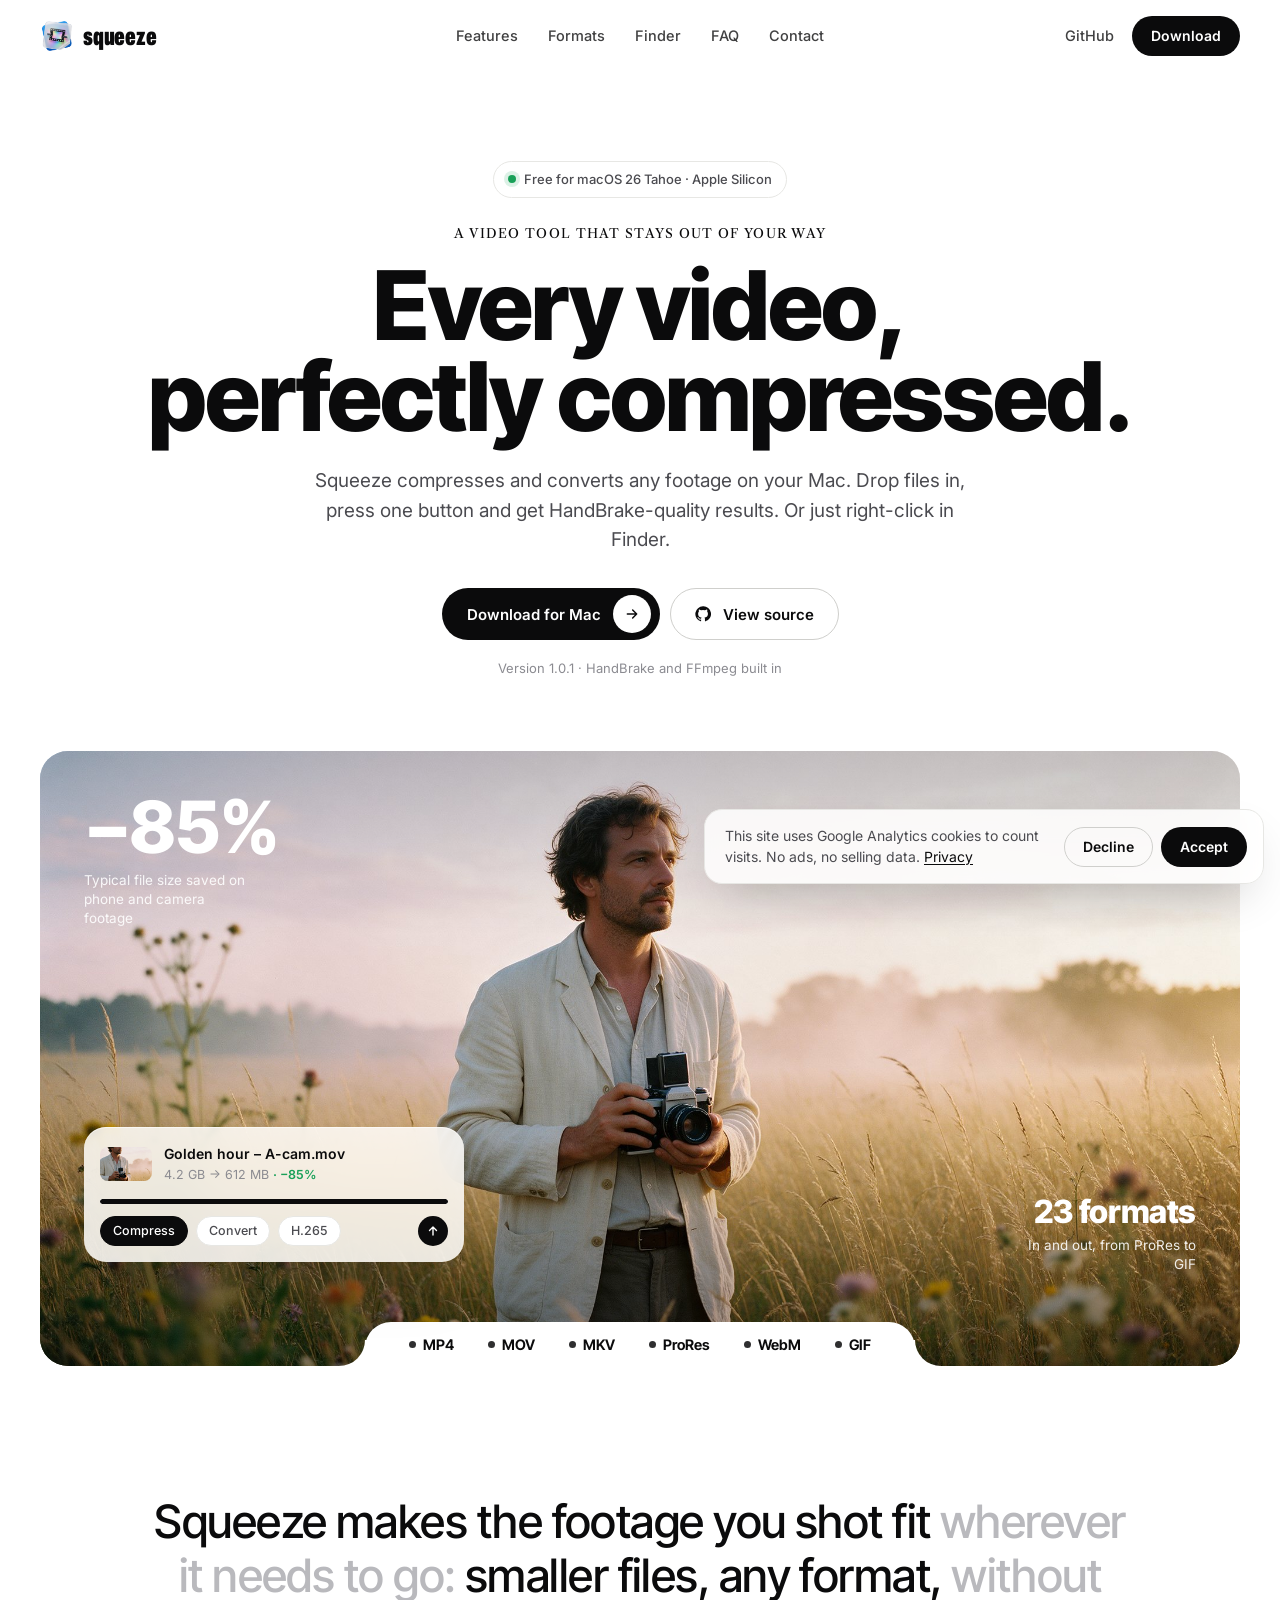
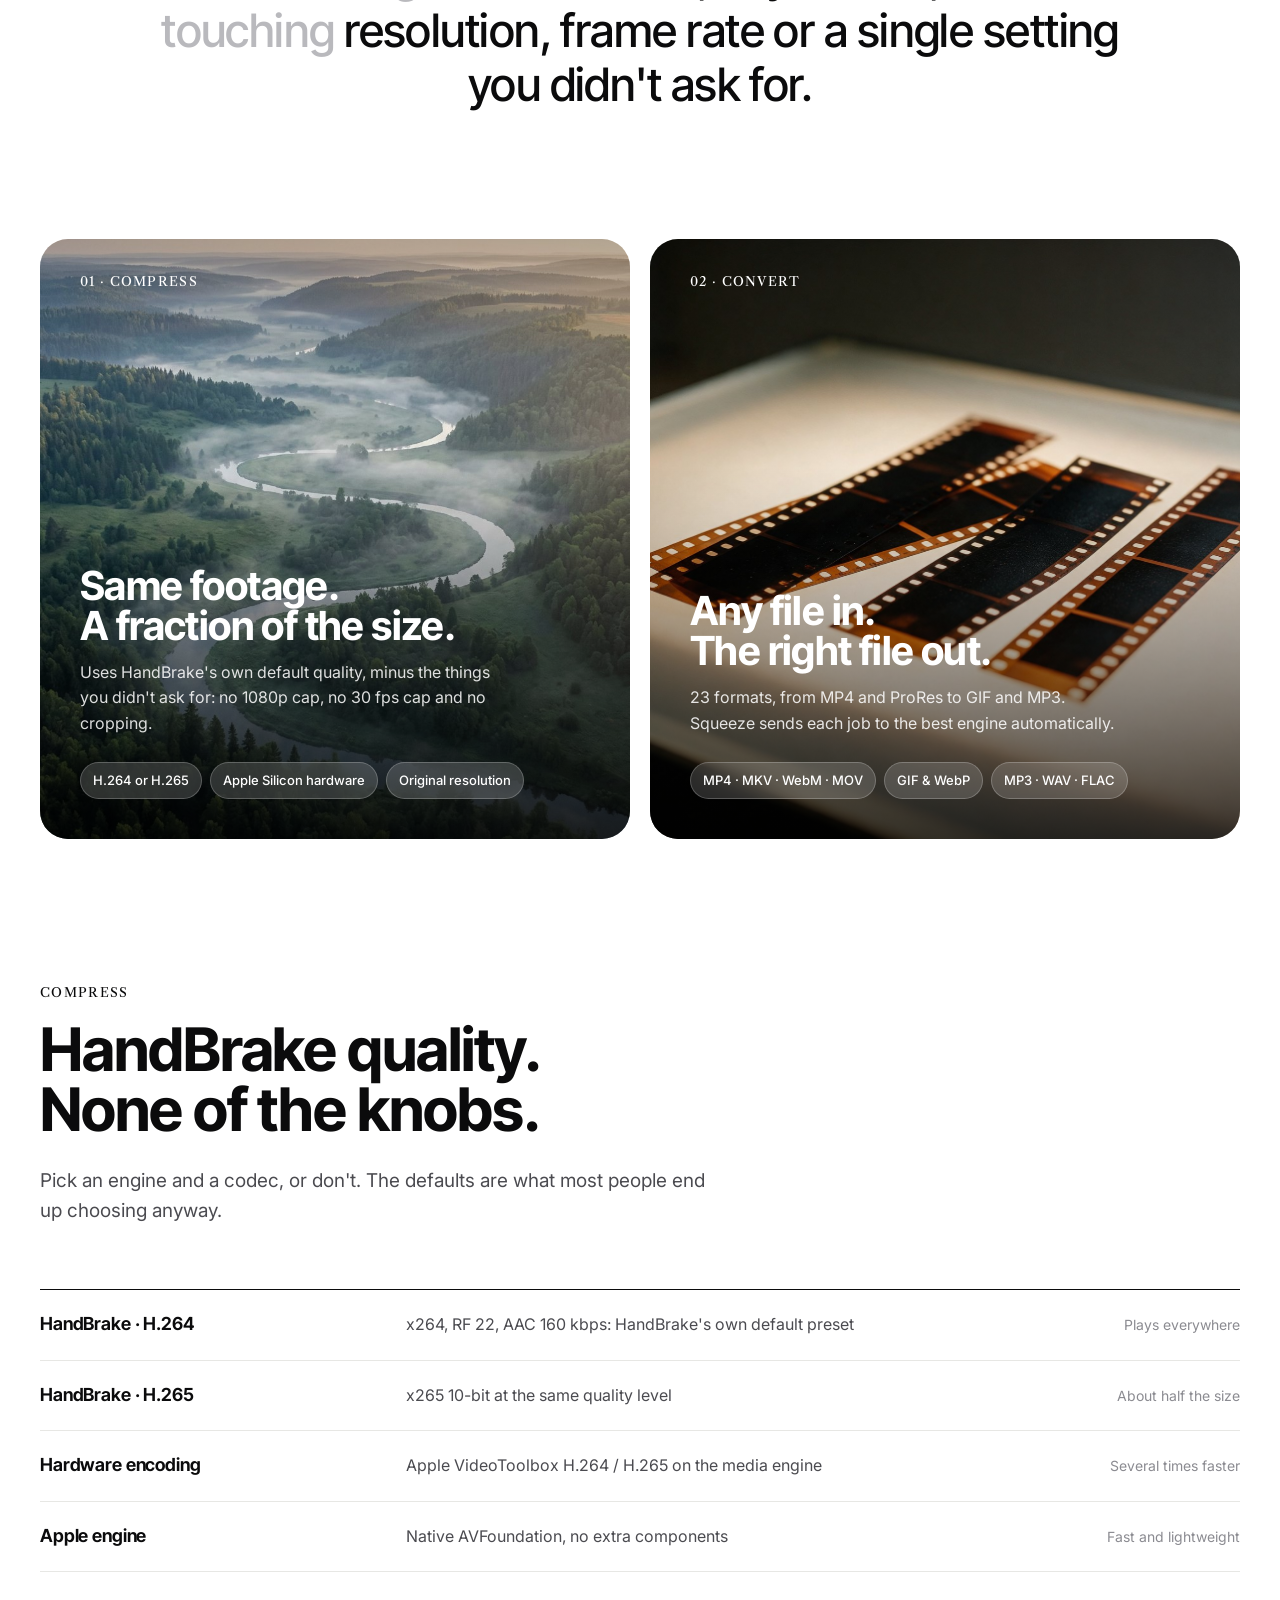
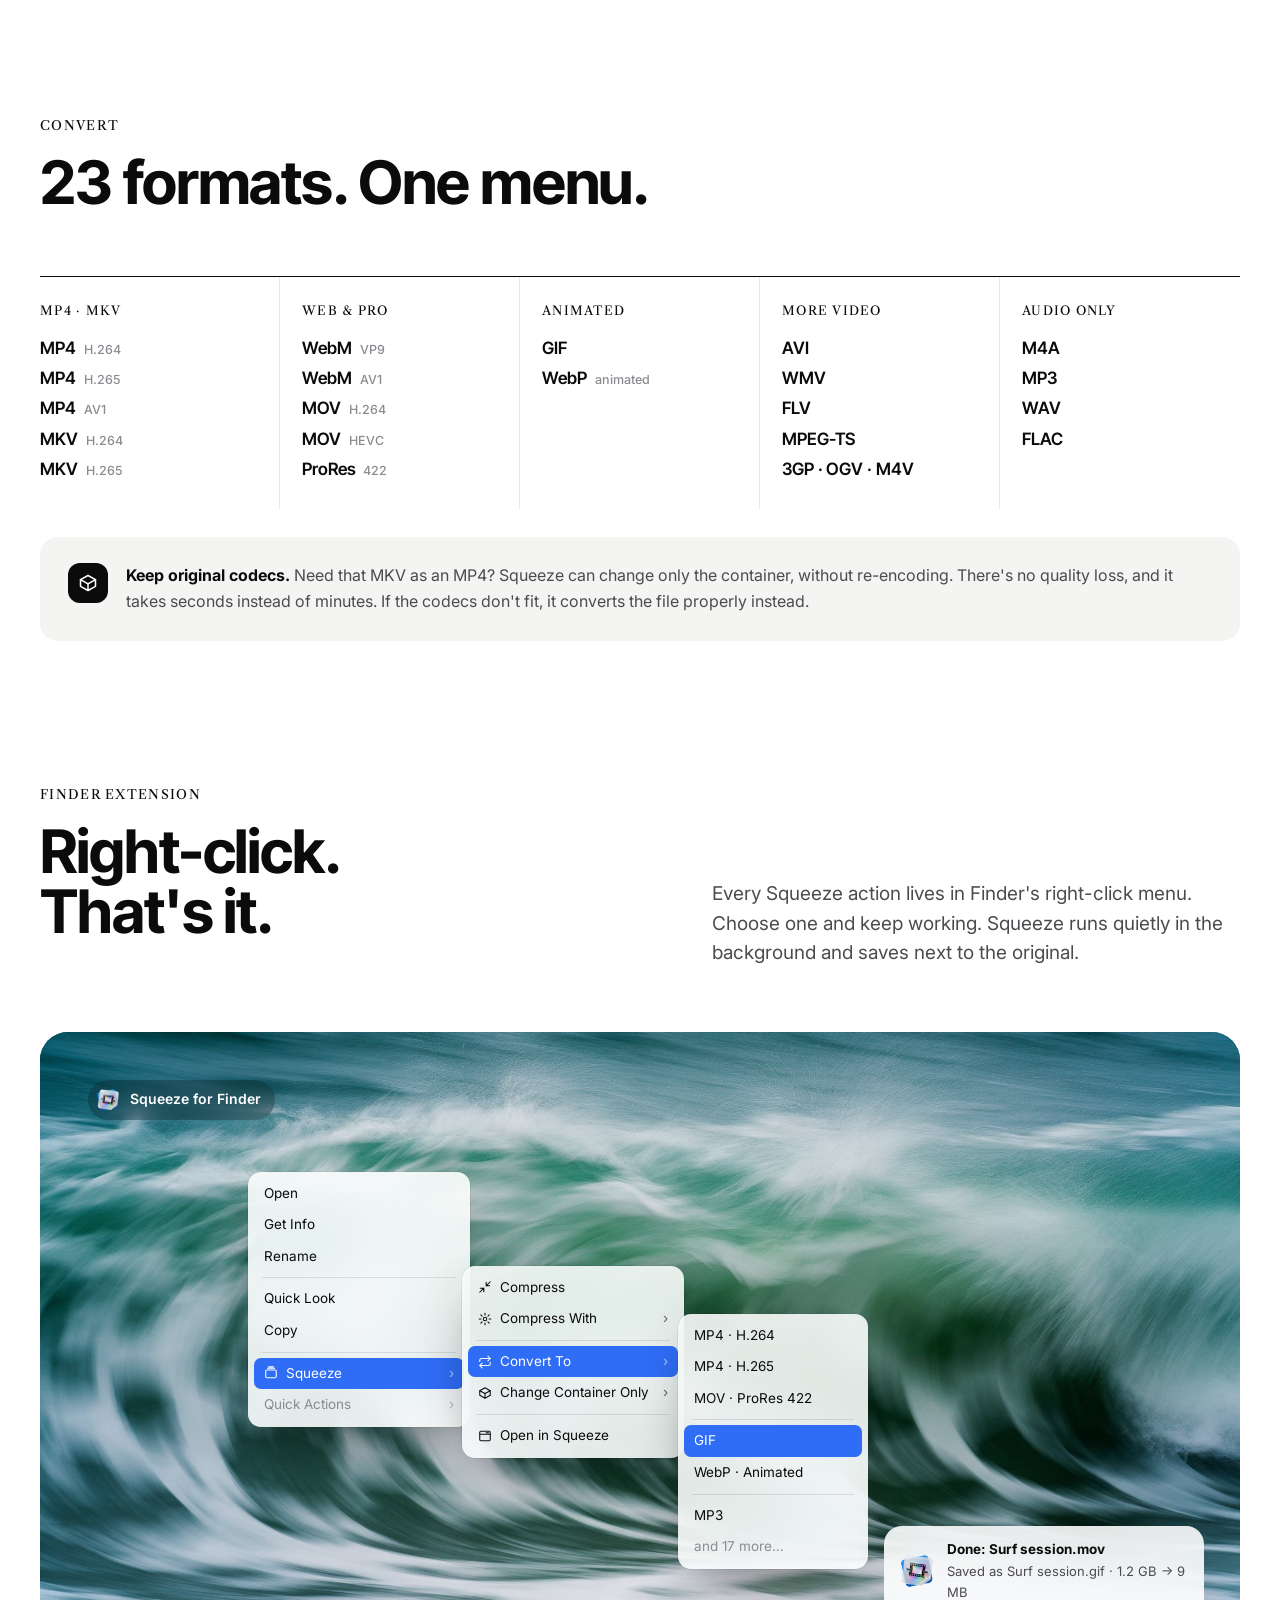
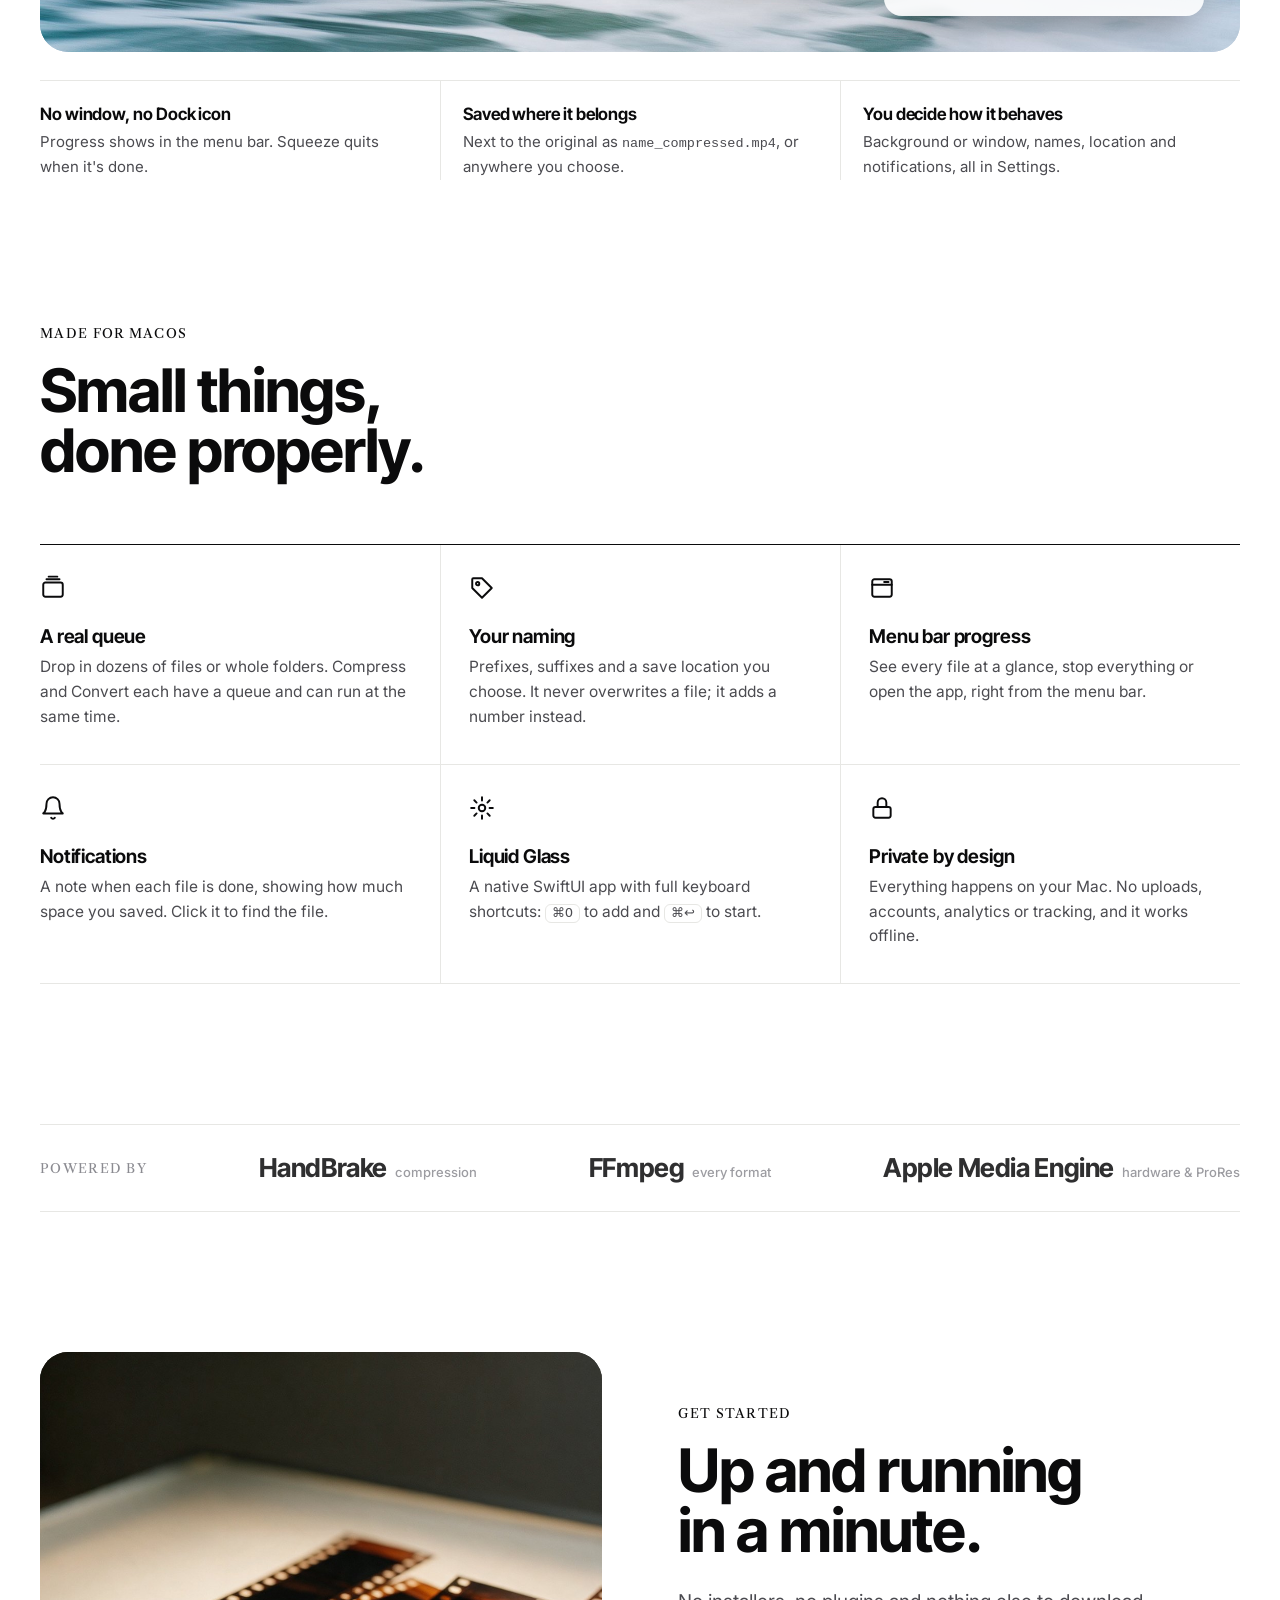
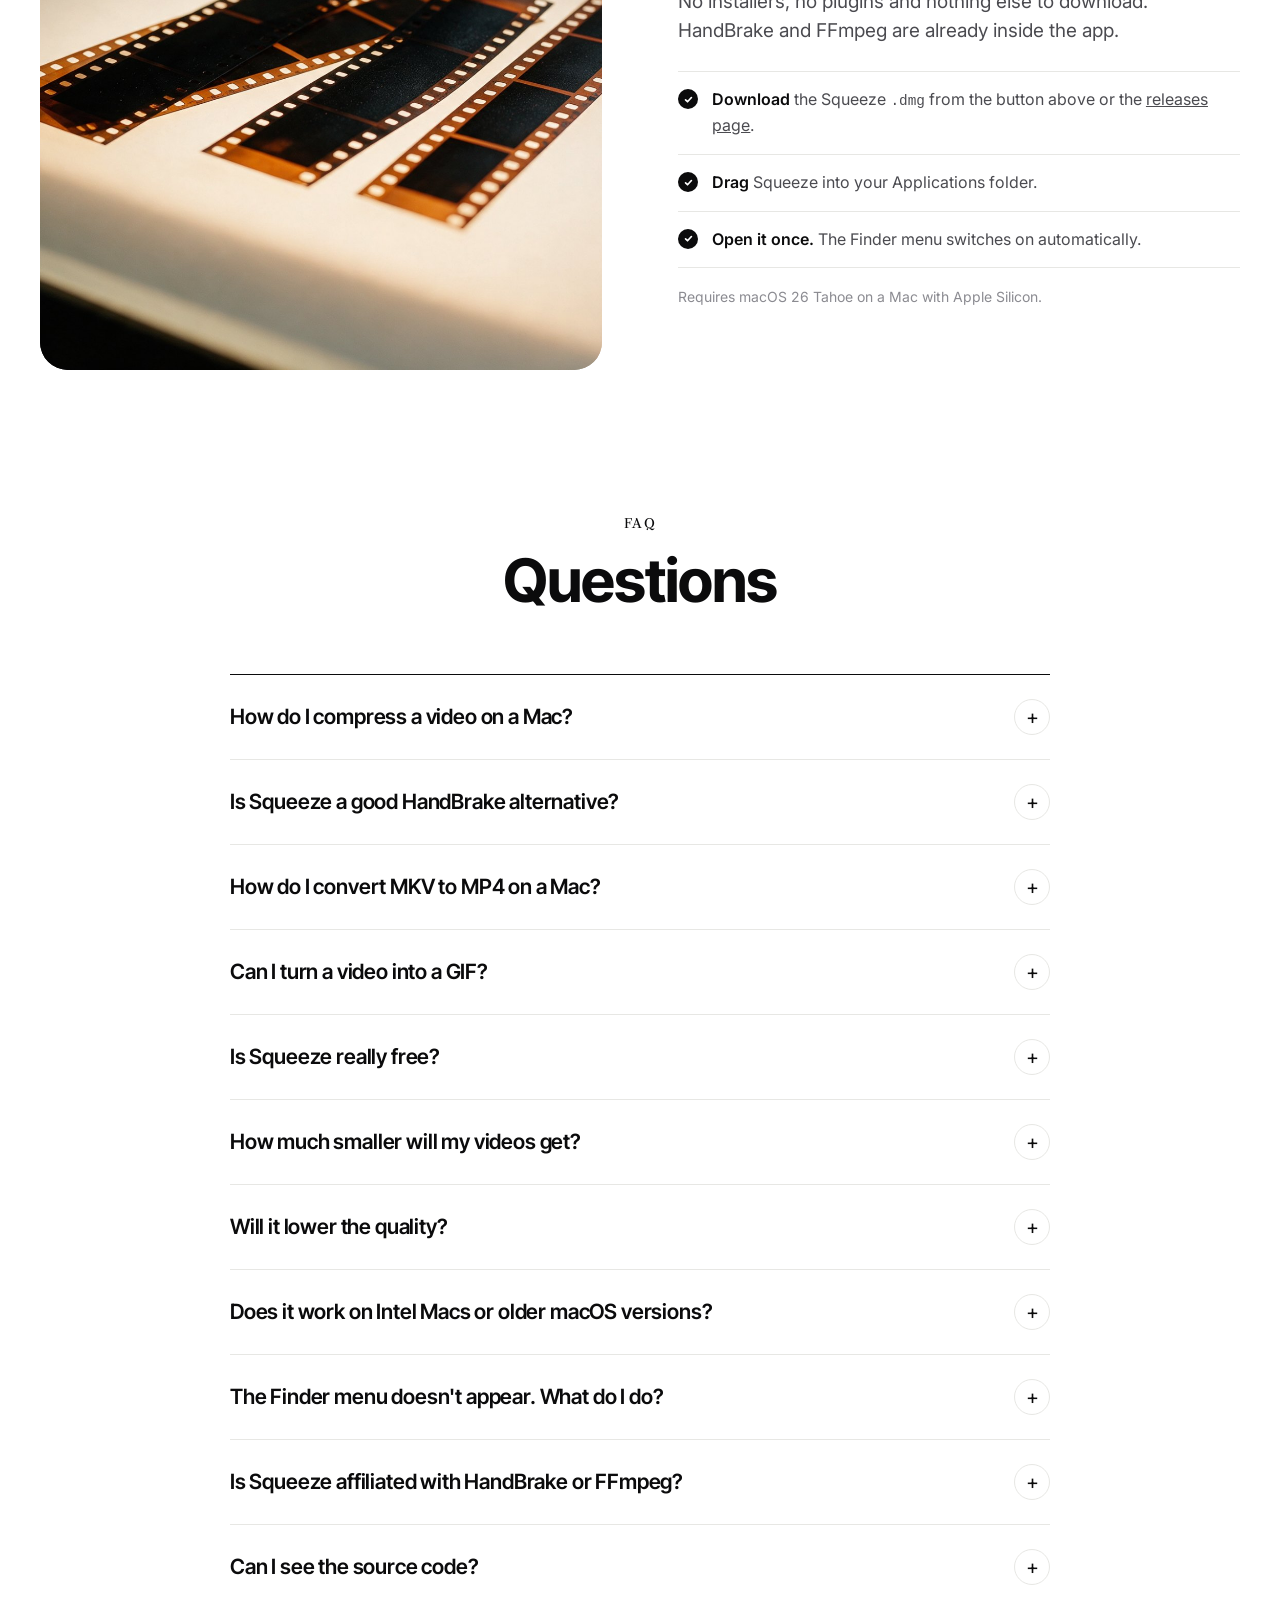
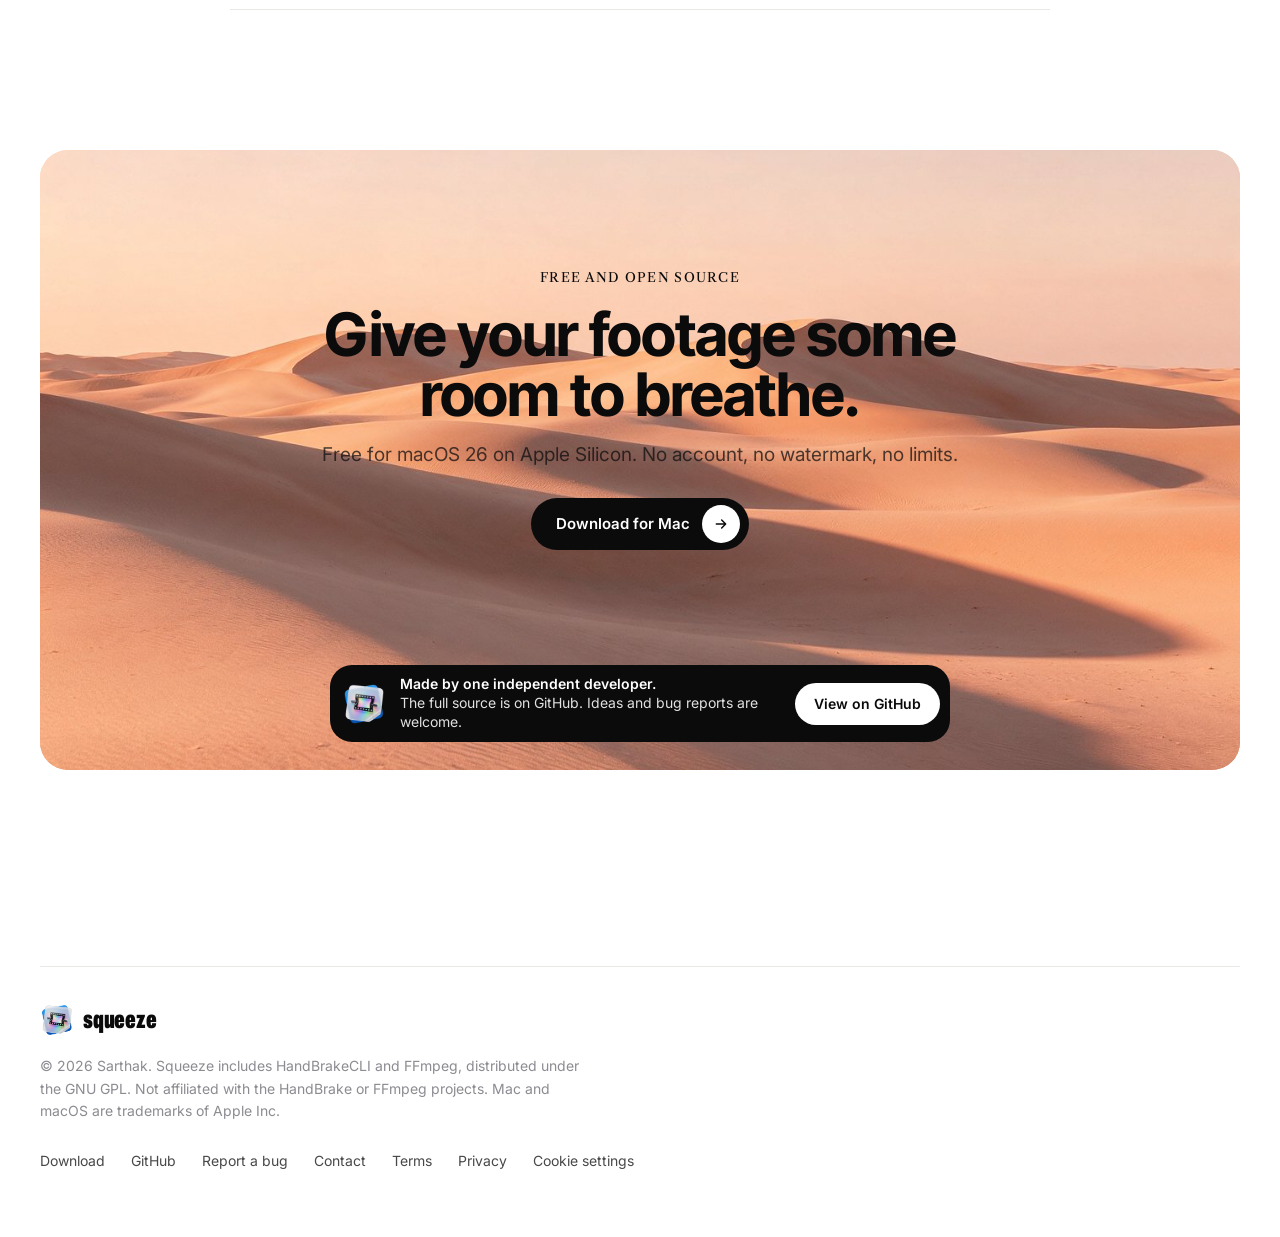
<file: docs/index.html>
<!doctype html>
<html lang="en">
<head>
  <!-- Google tag (gtag.js); consent defaults are set in analytics.js first -->
  <script src="assets/analytics.js"></script>
  <script async src="https://www.googletagmanager.com/gtag/js?id=G-ZHCWCHFENZ"></script>
  <meta charset="utf-8">
  <meta name="viewport" content="width=device-width, initial-scale=1">
  <title>Squeeze: free video compressor and converter for Mac</title>
  <meta name="description" content="Squeeze is a free, open-source Mac app that compresses and converts any video. HandBrake-quality compression, 23 formats including MP4, MKV, MOV and GIF, and a Finder right-click menu.">
  <meta name="theme-color" content="#ffffff">
  <meta property="og:type" content="website">
  <meta property="og:title" content="Squeeze: free video compressor and converter for Mac">
  <meta property="og:site_name" content="Squeeze">
  <meta property="og:description" content="HandBrake-quality compression, 23 output formats and a Finder right-click menu. All on your Mac.">
  <meta property="og:url" content="https://heysqueeze.site/">
  <meta property="og:image" content="https://heysqueeze.site/assets/og-image.jpg">
  <meta property="og:image:width" content="1200">
  <meta property="og:image:height" content="630">
  <meta name="twitter:image" content="https://heysqueeze.site/assets/og-image.jpg">
  <link rel="canonical" href="https://heysqueeze.site/">
  <meta name="twitter:card" content="summary_large_image">
  <link rel="icon" type="image/png" href="assets/favicon.png">
  <link rel="apple-touch-icon" href="assets/apple-touch-icon.png">
  <link rel="preload" as="image" href="assets/img/squeeze-hero.jpg">
  <link rel="stylesheet" href="assets/style.css">
  <script type="application/ld+json">
[
  {
    "@context": "https://schema.org",
    "@type": "SoftwareApplication",
    "name": "Squeeze",
    "url": "https://heysqueeze.site/",
    "description": "Free, open-source Mac app that compresses and converts any video with HandBrake-quality results, 23 output formats and a Finder right-click menu.",
    "applicationCategory": "MultimediaApplication",
    "applicationSubCategory": "Video compressor and converter",
    "operatingSystem": "macOS 26 or later (Apple Silicon)",
    "softwareVersion": "1.0.1",
    "license": "https://www.gnu.org/licenses/old-licenses/gpl-2.0.html",
    "image": "https://heysqueeze.site/assets/icon-512.png",
    "screenshot": "https://heysqueeze.site/assets/og-image.jpg",
    "downloadUrl": "https://github.com/sary1511/squeeze/releases/latest",
    "offers": {
      "@type": "Offer",
      "price": "0",
      "priceCurrency": "USD"
    },
    "author": {
      "@type": "Person",
      "name": "Sarthak",
      "url": "https://github.com/sary1511"
    },
    "sameAs": [
      "https://github.com/sary1511/squeeze"
    ]
  },
  {
    "@context": "https://schema.org",
    "@type": "FAQPage",
    "mainEntity": [
      {
        "@type": "Question",
        "name": "How do I compress a video on a Mac?",
        "acceptedAnswer": {
          "@type": "Answer",
          "text": "Drop the video into Squeeze and press Compress, or right-click it in Finder and choose Squeeze → Compress. You get a much smaller MP4 next to the original, at the same resolution and frame rate."
        }
      },
      {
        "@type": "Question",
        "name": "Is Squeeze a good HandBrake alternative?",
        "acceptedAnswer": {
          "@type": "Answer",
          "text": "Squeeze uses HandBrake's own engine and default quality, so the results match. The difference is the interface: no presets or tabs of settings to learn, just one button, a queue and a Finder right-click menu. If you need HandBrake's advanced options, HandBrake itself is still the best tool."
        }
      },
      {
        "@type": "Question",
        "name": "How do I convert MKV to MP4 on a Mac?",
        "acceptedAnswer": {
          "@type": "Answer",
          "text": "Open the Convert tab, choose MP4 and turn on \"Keep original codecs\". Squeeze moves the video into an MP4 file without re-encoding, which usually takes a few seconds and loses no quality. You can also right-click the file and choose Squeeze → Change Container Only → MP4."
        }
      },
      {
        "@type": "Question",
        "name": "Can I turn a video into a GIF?",
        "acceptedAnswer": {
          "@type": "Answer",
          "text": "Yes. In the Convert tab choose GIF, pick a width and frame rate, and Squeeze makes a looping GIF with an optimised colour palette. Animated WebP is there too, for smaller files."
        }
      },
      {
        "@type": "Question",
        "name": "Is Squeeze really free?",
        "acceptedAnswer": {
          "@type": "Answer",
          "text": "Yes. There's no trial, account or watermark."
        }
      },
      {
        "@type": "Question",
        "name": "How much smaller will my videos get?",
        "acceptedAnswer": {
          "@type": "Answer",
          "text": "It depends on the source. Phone and camera footage often shrinks by 60–90%. Videos that are already heavily compressed shrink less. H.265 usually gives files about half the size of H.264 at the same quality."
        }
      },
      {
        "@type": "Question",
        "name": "Will it lower the quality?",
        "acceptedAnswer": {
          "@type": "Answer",
          "text": "Compression always trades a little quality for size. Squeeze uses HandBrake's default quality level, which most people can't tell apart from the original at normal viewing sizes. It never changes the resolution or frame rate. For a perfect copy, convert with \"Keep original codecs\", which doesn't re-encode at all."
        }
      },
      {
        "@type": "Question",
        "name": "Does it work on Intel Macs or older macOS versions?",
        "acceptedAnswer": {
          "@type": "Answer",
          "text": "Squeeze needs macOS 26 Tahoe and is built for Apple Silicon (M1 and newer), so it can use the latest SwiftUI and Liquid Glass design."
        }
      },
      {
        "@type": "Question",
        "name": "The Finder menu doesn't appear. What do I do?",
        "acceptedAnswer": {
          "@type": "Answer",
          "text": "Open Squeeze once from Applications. Then check System Settings → General → Login Items & Extensions → Finder and make sure Squeeze is on. If it's on but still missing, relaunch Finder: hold Option, right-click the Finder icon in the Dock and choose Relaunch."
        }
      },
      {
        "@type": "Question",
        "name": "Is Squeeze affiliated with HandBrake or FFmpeg?",
        "acceptedAnswer": {
          "@type": "Answer",
          "text": "No. Squeeze is an independent app that includes the open-source HandBrakeCLI and FFmpeg under their GPL licences. All credit for those engines goes to their developers."
        }
      },
      {
        "@type": "Question",
        "name": "Can I see the source code?",
        "acceptedAnswer": {
          "@type": "Answer",
          "text": "Yes. The full source is on GitHub, including the build script that produces the DMG. Bug reports and ideas are welcome there."
        }
      }
    ]
  },
  {
    "@context": "https://schema.org",
    "@type": "WebSite",
    "name": "Squeeze",
    "url": "https://heysqueeze.site/"
  }
]
  </script>
</head>
<body>

<svg width="0" height="0" style="position:absolute" aria-hidden="true">
  <defs>
    <symbol id="i-arrow" viewBox="0 0 24 24" fill="none" stroke="currentColor" stroke-width="2.2" stroke-linecap="round" stroke-linejoin="round"><path d="M5 12h14M13 6l6 6-6 6"/></symbol>
    <symbol id="i-up" viewBox="0 0 24 24" fill="none" stroke="currentColor" stroke-width="2.4" stroke-linecap="round" stroke-linejoin="round"><path d="M12 19V5M6 11l6-6 6 6"/></symbol>
    <symbol id="i-download" viewBox="0 0 24 24" fill="none" stroke="currentColor" stroke-width="2.2" stroke-linecap="round" stroke-linejoin="round"><path d="M12 4v11m0 0-5-5m5 5 5-5M5 20h14"/></symbol>
    <symbol id="i-github" viewBox="0 0 24 24" fill="currentColor"><path d="M12 .5a11.5 11.5 0 0 0-3.64 22.41c.58.1.79-.25.79-.56v-2c-3.2.7-3.88-1.37-3.88-1.37-.52-1.33-1.28-1.69-1.28-1.69-1.05-.72.08-.7.08-.7 1.16.08 1.77 1.19 1.77 1.19 1.03 1.77 2.7 1.26 3.36.96.1-.75.4-1.26.73-1.55-2.55-.29-5.24-1.28-5.24-5.69 0-1.26.45-2.29 1.19-3.1-.12-.29-.52-1.46.11-3.05 0 0 .97-.31 3.17 1.18a11 11 0 0 1 5.77 0c2.2-1.49 3.17-1.18 3.17-1.18.63 1.59.23 2.76.11 3.05.74.81 1.19 1.84 1.19 3.1 0 4.42-2.7 5.4-5.26 5.68.41.36.78 1.06.78 2.14v3.17c0 .31.21.67.8.56A11.5 11.5 0 0 0 12 .5Z"/></symbol>
    <symbol id="i-compress" viewBox="0 0 24 24" fill="none" stroke="currentColor" stroke-width="1.8" stroke-linecap="round" stroke-linejoin="round"><path d="M4 14h6v6M20 10h-6V4M14 10l7-7M3 21l7-7"/></symbol>
    <symbol id="i-convert" viewBox="0 0 24 24" fill="none" stroke="currentColor" stroke-width="1.8" stroke-linecap="round" stroke-linejoin="round"><path d="M17 2l4 4-4 4"/><path d="M3 11V9a3 3 0 0 1 3-3h15M7 22l-4-4 4-4"/><path d="M21 13v2a3 3 0 0 1-3 3H3"/></symbol>
    <symbol id="i-stack" viewBox="0 0 24 24" fill="none" stroke="currentColor" stroke-width="1.8" stroke-linecap="round" stroke-linejoin="round"><rect x="3" y="7" width="18" height="13" rx="2"/><path d="M6 4h12M8 1.5h8"/></symbol>
    <symbol id="i-tag" viewBox="0 0 24 24" fill="none" stroke="currentColor" stroke-width="1.8" stroke-linecap="round" stroke-linejoin="round"><path d="M3 12V4a1 1 0 0 1 1-1h8l9 9-9 9Z"/><circle cx="8" cy="8" r="1.5"/></symbol>
    <symbol id="i-menubar" viewBox="0 0 24 24" fill="none" stroke="currentColor" stroke-width="1.8" stroke-linecap="round" stroke-linejoin="round"><rect x="3" y="4" width="18" height="16" rx="2"/><path d="M3 9h18M14 6.5h4"/></symbol>
    <symbol id="i-bell" viewBox="0 0 24 24" fill="none" stroke="currentColor" stroke-width="1.8" stroke-linecap="round" stroke-linejoin="round"><path d="M18 8a6 6 0 1 0-12 0c0 7-3 9-3 9h18s-3-2-3-9M13.7 21a2 2 0 0 1-3.4 0"/></symbol>
    <symbol id="i-gear" viewBox="0 0 24 24" fill="none" stroke="currentColor" stroke-width="1.8" stroke-linecap="round" stroke-linejoin="round"><circle cx="12" cy="12" r="3"/><path d="M12 2v3M12 19v3M4.9 4.9l2.1 2.1M17 17l2.1 2.1M2 12h3M19 12h3M4.9 19.1 7 17M17 7l2.1-2.1"/></symbol>
    <symbol id="i-lock" viewBox="0 0 24 24" fill="none" stroke="currentColor" stroke-width="1.8" stroke-linecap="round" stroke-linejoin="round"><rect x="4" y="11" width="16" height="10" rx="2"/><path d="M8 11V7a4 4 0 0 1 8 0v4"/></symbol>
    <symbol id="i-copy" viewBox="0 0 24 24" fill="none" stroke="currentColor" stroke-width="1.8" stroke-linecap="round" stroke-linejoin="round"><path d="M21 8 12 3 3 8l9 5 9-5Z"/><path d="M3 8v8l9 5 9-5V8M12 13v8"/></symbol>
    <symbol id="i-plus" viewBox="0 0 24 24" fill="none" stroke="currentColor" stroke-width="2" stroke-linecap="round"><path d="M12 5v14M5 12h14"/></symbol>
    <symbol id="i-menu" viewBox="0 0 24 24" fill="none" stroke="currentColor" stroke-width="2" stroke-linecap="round"><path d="M4 8h16M4 16h16"/></symbol>
  </defs>
</svg>

<header class="site-header">
  <nav class="nav wrap" aria-label="Main">
    <a class="brand" href="#top"><img src="assets/icon-512.png" alt="" width="28" height="28">squeeze</a>
    <div class="nav-links">
      <a href="#features">Features</a>
      <a href="#formats">Formats</a>
      <a href="#finder">Finder</a>
      <a href="#faq">FAQ</a>
      <a href="contact.html">Contact</a>
    </div>
    <div class="nav-end">
      <a class="text-link" data-link="github" href="#">GitHub</a>
      <a class="btn btn-primary btn-small" data-link="download" href="#download">Download</a>
    </div>
    <button class="menu-toggle" aria-label="Menu" aria-expanded="false"><svg><use href="#i-menu"/></svg></button>
  </nav>
</header>

<main id="top">

  <!-- ============ Hero ============ -->
  <section class="hero">
    <div class="wrap">
      <div class="badge"><i></i>Free for macOS 26 Tahoe · Apple Silicon</div>
      <span class="eyebrow">A video tool that stays out of your way</span>
      <h1>Every video,<br>perfectly compressed.</h1>
      <p class="lead">Squeeze compresses and converts any footage on your Mac. Drop files in, press one button and get HandBrake-quality results. Or just right-click in Finder.</p>
      <div class="btn-row" id="download">
        <a class="btn btn-primary" data-link="download" href="#">Download for Mac <span class="dot"><svg><use href="#i-arrow"/></svg></span></a>
        <a class="btn btn-outline" data-link="github" href="#"><svg><use href="#i-github"/></svg>View source</a>
      </div>
      <p class="hero-meta">Version <span data-text="version">1.0.0</span> · HandBrake and FFmpeg built in</p>

      <div class="hero-card reveal" role="img" aria-label="A filmmaker holding a camera in a field at golden hour">
        <video class="bg-video" autoplay muted loop playsinline preload="auto" poster="assets/img/squeeze-hero.jpg" aria-hidden="true"><source src="assets/video/squeeze-hero.mp4" type="video/mp4"></video>
        <div class="stat tl"><b>−85%</b><span>Typical file size saved on phone and camera footage</span></div>

        <div class="app-card" aria-hidden="true">
          <div class="file">
            <div class="thumb"></div>
            <div>
              <div class="name">Golden hour – A-cam.mov</div>
              <div class="meta">4.2 GB → 612 MB <b>· −85%</b></div>
            </div>
          </div>
          <div class="bar"><i></i></div>
          <div class="row">
            <span class="chipbtn on">Compress</span>
            <span class="chipbtn">Convert</span>
            <span class="chipbtn">H.265</span>
            <span class="go"><svg><use href="#i-up"/></svg></span>
          </div>
        </div>

        <div class="stat br"><b>23 formats</b><span>In and out, from ProRes to GIF</span></div>
        <div class="notch" aria-hidden="true"><span>MP4</span><span>MOV</span><span>MKV</span><span>ProRes</span><span>WebM</span><span>GIF</span></div>
      </div>
    </div>
  </section>

  <!-- ============ Statement ============ -->
  <section class="statement">
    <div class="wrap reveal">
      <p>Squeeze makes the footage you shot fit <em>wherever it needs to go:</em> smaller files, any format, <em>without touching</em> resolution, frame rate or a single setting you didn't ask for.</p>
    </div>
  </section>

  <!-- ============ Compress / Convert ============ -->
  <section id="features" style="padding-top:0">
    <div class="wrap">
      <div class="duo">
        <article class="photo-card reveal">
          <video class="bg" muted loop playsinline preload="none" data-lazy poster="assets/img/squeeze-river.jpg" aria-hidden="true"><source data-src="assets/video/squeeze-river.mp4" type="video/mp4"></video>
          <span class="kicker">01 · Compress</span>
          <h3>Same footage.<br>A fraction of the size.</h3>
          <p>Uses HandBrake's own default quality, minus the things you didn't ask for: no 1080p cap, no 30 fps cap and no cropping.</p>
          <ul><li>H.264 or H.265</li><li>Apple Silicon hardware</li><li>Original resolution</li></ul>
        </article>
        <article class="photo-card reveal">
          <video class="bg" muted loop playsinline preload="none" data-lazy poster="assets/img/squeeze-film.jpg" aria-hidden="true"><source data-src="assets/video/squeeze-film.mp4" type="video/mp4"></video>
          <span class="kicker">02 · Convert</span>
          <h3>Any file in.<br>The right file out.</h3>
          <p>23 formats, from MP4 and ProRes to GIF and MP3. Squeeze sends each job to the best engine automatically.</p>
          <ul><li>MP4 · MKV · WebM · MOV</li><li>GIF &amp; WebP</li><li>MP3 · WAV · FLAC</li></ul>
        </article>
      </div>
    </div>
  </section>

  <!-- ============ Compress specs ============ -->
  <section id="compress" style="padding-top:0">
    <div class="wrap">
      <div class="section-head reveal">
        <span class="eyebrow">Compress</span>
        <h2>HandBrake quality.<br>None of the knobs.</h2>
        <p class="lead">Pick an engine and a codec, or don't. The defaults are what most people end up choosing anyway.</p>
      </div>
      <div class="spec-list reveal">
        <div class="spec-row"><b>HandBrake · H.264</b><span>x264, RF 22, AAC 160 kbps: HandBrake's own default preset</span><small>Plays everywhere</small></div>
        <div class="spec-row"><b>HandBrake · H.265</b><span>x265 10-bit at the same quality level</span><small>About half the size</small></div>
        <div class="spec-row"><b>Hardware encoding</b><span>Apple VideoToolbox H.264 / H.265 on the media engine</span><small>Several times faster</small></div>
        <div class="spec-row"><b>Apple engine</b><span>Native AVFoundation, no extra components</span><small>Fast and lightweight</small></div>
      </div>
    </div>
  </section>

  <!-- ============ Formats ============ -->
  <section id="formats" style="padding-top:0">
    <div class="wrap">
      <div class="section-head reveal">
        <span class="eyebrow">Convert</span>
        <h2>23 formats. One menu.</h2>
      </div>
      <div class="formats reveal">
        <div class="format-col"><h3>MP4 · MKV</h3><ul><li>MP4 <small>H.264</small></li><li>MP4 <small>H.265</small></li><li>MP4 <small>AV1</small></li><li>MKV <small>H.264</small></li><li>MKV <small>H.265</small></li></ul></div>
        <div class="format-col"><h3>Web &amp; Pro</h3><ul><li>WebM <small>VP9</small></li><li>WebM <small>AV1</small></li><li>MOV <small>H.264</small></li><li>MOV <small>HEVC</small></li><li>ProRes <small>422</small></li></ul></div>
        <div class="format-col"><h3>Animated</h3><ul><li>GIF</li><li>WebP <small>animated</small></li></ul></div>
        <div class="format-col"><h3>More video</h3><ul><li>AVI</li><li>WMV</li><li>FLV</li><li>MPEG-TS</li><li>3GP · OGV · M4V</li></ul></div>
        <div class="format-col"><h3>Audio only</h3><ul><li>M4A</li><li>MP3</li><li>WAV</li><li>FLAC</li></ul></div>
      </div>
      <div class="note reveal">
        <div class="ic"><svg><use href="#i-copy"/></svg></div>
        <p><b>Keep original codecs.</b> Need that MKV as an MP4? Squeeze can change only the container, without re-encoding. There's no quality loss, and it takes seconds instead of minutes. If the codecs don't fit, it converts the file properly instead.</p>
      </div>
    </div>
  </section>

  <!-- ============ Finder ============ -->
  <section id="finder" style="padding-top:0">
    <div class="wrap">
      <div class="section-head reveal" style="display:flex;flex-wrap:wrap;justify-content:space-between;align-items:flex-end;gap:20px">
        <div>
          <span class="eyebrow">Finder extension</span>
          <h2>Right-click.<br>That's it.</h2>
        </div>
        <p class="lead" style="margin:0;max-width:44ch">Every Squeeze action lives in Finder's right-click menu. Choose one and keep working. Squeeze runs quietly in the background and saves next to the original.</p>
      </div>

      <div class="showcase reveal" aria-hidden="true">
        <video class="bg-video" muted loop playsinline preload="none" data-lazy poster="assets/img/squeeze-wave.jpg" aria-hidden="true"><source data-src="assets/video/squeeze-wave.mp4" type="video/mp4"></video>
        <span class="kicker"><img src="assets/icon-512.png" alt="">Squeeze for Finder</span>
        <div class="menus">
          <div class="ctx ctx-1">
            <div>Open</div><div>Get Info</div><div>Rename</div><div class="sep"></div>
            <div>Quick Look</div><div>Copy</div><div class="sep"></div>
            <div class="hl"><svg><use href="#i-stack"/></svg>Squeeze<span class="arr">›</span></div>
            <div class="dim">Quick Actions<span class="arr">›</span></div>
          </div>
          <div class="ctx ctx-2">
            <div><svg><use href="#i-compress"/></svg>Compress</div>
            <div><svg><use href="#i-gear"/></svg>Compress With<span class="arr">›</span></div>
            <div class="sep"></div>
            <div class="hl"><svg><use href="#i-convert"/></svg>Convert To<span class="arr">›</span></div>
            <div><svg><use href="#i-copy"/></svg>Change Container Only<span class="arr">›</span></div>
            <div class="sep"></div>
            <div><svg><use href="#i-menubar"/></svg>Open in Squeeze</div>
          </div>
          <div class="ctx ctx-3">
            <div>MP4 · H.264</div><div>MP4 · H.265</div><div>MOV · ProRes 422</div><div class="sep"></div>
            <div class="hl">GIF</div><div>WebP · Animated</div><div class="sep"></div>
            <div>MP3</div><div class="dim">and 17 more…</div>
          </div>
        </div>
        <div class="toast">
          <img src="assets/icon-512.png" alt="">
          <div><b>Done: Surf session.mov</b><span>Saved as Surf session.gif · 1.2 GB → 9 MB</span></div>
        </div>
      </div>

      <div class="finder-points reveal">
        <div><b>No window, no Dock icon</b><span>Progress shows in the menu bar. Squeeze quits when it's done.</span></div>
        <div><b>Saved where it belongs</b><span>Next to the original as <code>name_compressed.mp4</code>, or anywhere you choose.</span></div>
        <div><b>You decide how it behaves</b><span>Background or window, names, location and notifications, all in Settings.</span></div>
      </div>
    </div>
  </section>

  <!-- ============ Small features ============ -->
  <section id="details" style="padding-top:0">
    <div class="wrap">
      <div class="section-head reveal">
        <span class="eyebrow">Made for macOS</span>
        <h2>Small things,<br>done properly.</h2>
      </div>
      <div class="mini-grid reveal">
        <div class="mini"><svg><use href="#i-stack"/></svg><h3>A real queue</h3><p>Drop in dozens of files or whole folders. Compress and Convert each have a queue and can run at the same time.</p></div>
        <div class="mini"><svg><use href="#i-tag"/></svg><h3>Your naming</h3><p>Prefixes, suffixes and a save location you choose. It never overwrites a file; it adds a number instead.</p></div>
        <div class="mini"><svg><use href="#i-menubar"/></svg><h3>Menu bar progress</h3><p>See every file at a glance, stop everything or open the app, right from the menu bar.</p></div>
        <div class="mini"><svg><use href="#i-bell"/></svg><h3>Notifications</h3><p>A note when each file is done, showing how much space you saved. Click it to find the file.</p></div>
        <div class="mini"><svg><use href="#i-gear"/></svg><h3>Liquid Glass</h3><p>A native SwiftUI app with full keyboard shortcuts: <kbd>⌘O</kbd> to add and <kbd>⌘↩</kbd> to start.</p></div>
        <div class="mini"><svg><use href="#i-lock"/></svg><h3>Private by design</h3><p>Everything happens on your Mac. No uploads, accounts, analytics or tracking, and it works offline.</p></div>
      </div>
    </div>
  </section>

  <!-- ============ Engines ============ -->
  <section style="padding-top:0">
    <div class="wrap">
      <div class="engines-strip reveal">
        <span class="label">Powered by</span>
        <span class="wm">HandBrake<small>compression</small></span>
        <span class="wm">FFmpeg<small>every format</small></span>
        <span class="wm">Apple Media Engine<small>hardware &amp; ProRes</small></span>
      </div>
    </div>
  </section>

  <!-- ============ Install ============ -->
  <section id="install" style="padding-top:0">
    <div class="wrap split">
      <div class="split-img reveal" role="img" aria-label="Strips of film negatives on a light table"><video class="bg-video" muted loop playsinline preload="none" data-lazy poster="assets/img/squeeze-film.jpg" aria-hidden="true"><source data-src="assets/video/squeeze-film.mp4" type="video/mp4"></video></div>
      <div class="reveal">
        <span class="eyebrow">Get started</span>
        <h2>Up and running<br>in a minute.</h2>
        <p class="lead">No installers, no plugins and nothing else to download. HandBrake and FFmpeg are already inside the app.</p>
        <ul class="checks">
          <li><b>Download</b> the Squeeze <code>.dmg</code> from the button above or the <a data-link="releases" href="#">releases page</a>.</li>
          <li><b>Drag</b> Squeeze into your Applications folder.</li>
          <li><b>Open it once.</b> The Finder menu switches on automatically.</li>
        </ul>
        <p class="muted" style="margin-top:18px;font-size:14px">Requires macOS 26 Tahoe on a Mac with Apple Silicon.</p>
      </div>
    </div>
  </section>

  <!-- ============ FAQ ============ -->
  <section id="faq" style="padding-top:0">
    <div class="narrow">
      <div class="section-head reveal center"><span class="eyebrow">FAQ</span><h2>Questions</h2></div>
      <div class="faq reveal">
        <details><summary>How do I compress a video on a Mac?</summary><p>Drop the video into Squeeze and press Compress, or right-click it in Finder and choose Squeeze → Compress. You get a much smaller MP4 next to the original, at the same resolution and frame rate.</p></details>
        <details><summary>Is Squeeze a good HandBrake alternative?</summary><p>Squeeze uses HandBrake's own engine and default quality, so the results match. The difference is the interface: no presets or tabs of settings to learn, just one button, a queue and a Finder right-click menu. If you need HandBrake's advanced options, HandBrake itself is still the best tool.</p></details>
        <details><summary>How do I convert MKV to MP4 on a Mac?</summary><p>Open the Convert tab, choose MP4 and turn on "Keep original codecs". Squeeze moves the video into an MP4 file without re-encoding, which usually takes a few seconds and loses no quality. You can also right-click the file and choose Squeeze → Change Container Only → MP4.</p></details>
        <details><summary>Can I turn a video into a GIF?</summary><p>Yes. In the Convert tab choose GIF, pick a width and frame rate, and Squeeze makes a looping GIF with an optimised colour palette. Animated WebP is there too, for smaller files.</p></details>
        <details><summary>Is Squeeze really free?</summary><p>Yes. There's no trial, account or watermark.</p></details>
        <details><summary>How much smaller will my videos get?</summary><p>It depends on the source. Phone and camera footage often shrinks by 60–90%. Videos that are already heavily compressed shrink less. H.265 usually gives files about half the size of H.264 at the same quality.</p></details>
        <details><summary>Will it lower the quality?</summary><p>Compression always trades a little quality for size. Squeeze uses HandBrake's default quality level, which most people can't tell apart from the original at normal viewing sizes. It never changes the resolution or frame rate. For a perfect copy, convert with "Keep original codecs", which doesn't re-encode at all.</p></details>
        <details><summary>Does it work on Intel Macs or older macOS versions?</summary><p>Squeeze needs macOS 26 Tahoe and is built for Apple Silicon (M1 and newer), so it can use the latest SwiftUI and Liquid Glass design.</p></details>
        <details><summary>The Finder menu doesn't appear. What do I do?</summary><p>Open Squeeze once from Applications. Then check System Settings → General → Login Items &amp; Extensions → Finder and make sure Squeeze is on. If it's on but still missing, relaunch Finder: hold Option, right-click the Finder icon in the Dock and choose Relaunch.</p></details>
        <details><summary>Is Squeeze affiliated with HandBrake or FFmpeg?</summary><p>No. Squeeze is an independent app that includes the open-source HandBrakeCLI and FFmpeg under their GPL licences. All credit for those engines goes to their developers.</p></details>
        <details><summary>Can I see the source code?</summary><p>Yes. The full source is on <a data-link="github" href="#">GitHub</a>, including the build script that produces the DMG. Bug reports and ideas are welcome there.</p></details>
      </div>
    </div>
  </section>

  <!-- ============ CTA ============ -->
  <section id="support" style="padding-top:0">
    <div class="wrap">
      <div class="cta-card reveal">
        <video class="bg-video" muted loop playsinline preload="none" data-lazy poster="assets/img/squeeze-dunes.jpg" aria-hidden="true"><source data-src="assets/video/squeeze-dunes.mp4" type="video/mp4"></video>
        <div>
          <span class="eyebrow">Free and open source</span>
          <h2>Give your footage some room to breathe.</h2>
          <p class="lead">Free for macOS 26 on Apple Silicon. No account, no watermark, no limits.</p>
          <div class="btn-row" style="justify-content:center">
            <a class="btn btn-primary" data-link="download" href="#">Download for Mac <span class="dot"><svg><use href="#i-arrow"/></svg></span></a>
          </div>
        </div>
        <div class="cta-bar">
          <img src="assets/icon-512.png" alt="">
          <p><b>Made by one independent developer.</b><span>The full source is on GitHub. Ideas and bug reports are welcome.</span></p>
          <a class="btn btn-light btn-small" data-link="github" href="#" target="_blank" rel="noopener">View on GitHub</a>
        </div>
      </div>
    </div>
  </section>
</main>

<footer class="site-footer">
  <div class="wrap footer-grid">
    <div>
      <a class="brand" href="#top"><img src="assets/icon-512.png" alt="" width="24" height="24">squeeze</a>
      <p>© <span data-year>2026</span> <span data-text="publisher">Sarthak</span>. Squeeze includes HandBrakeCLI and FFmpeg, distributed under the GNU GPL. Not affiliated with the HandBrake or FFmpeg projects. Mac and macOS are trademarks of Apple Inc.</p>
    </div>
    <div class="footer-links">
      <a data-link="download" href="#">Download</a>
      <a data-link="github" href="#">GitHub</a>
      <a data-link="issues" href="#">Report a bug</a>
      <a href="contact.html">Contact</a>
      <a href="terms.html">Terms</a>
      <a href="privacy.html">Privacy</a>
      <a href="#" data-cookie-settings>Cookie settings</a>
    </div>
  </div>
</footer>

<script src="assets/site.js"></script>
</body>
</html>
</file>
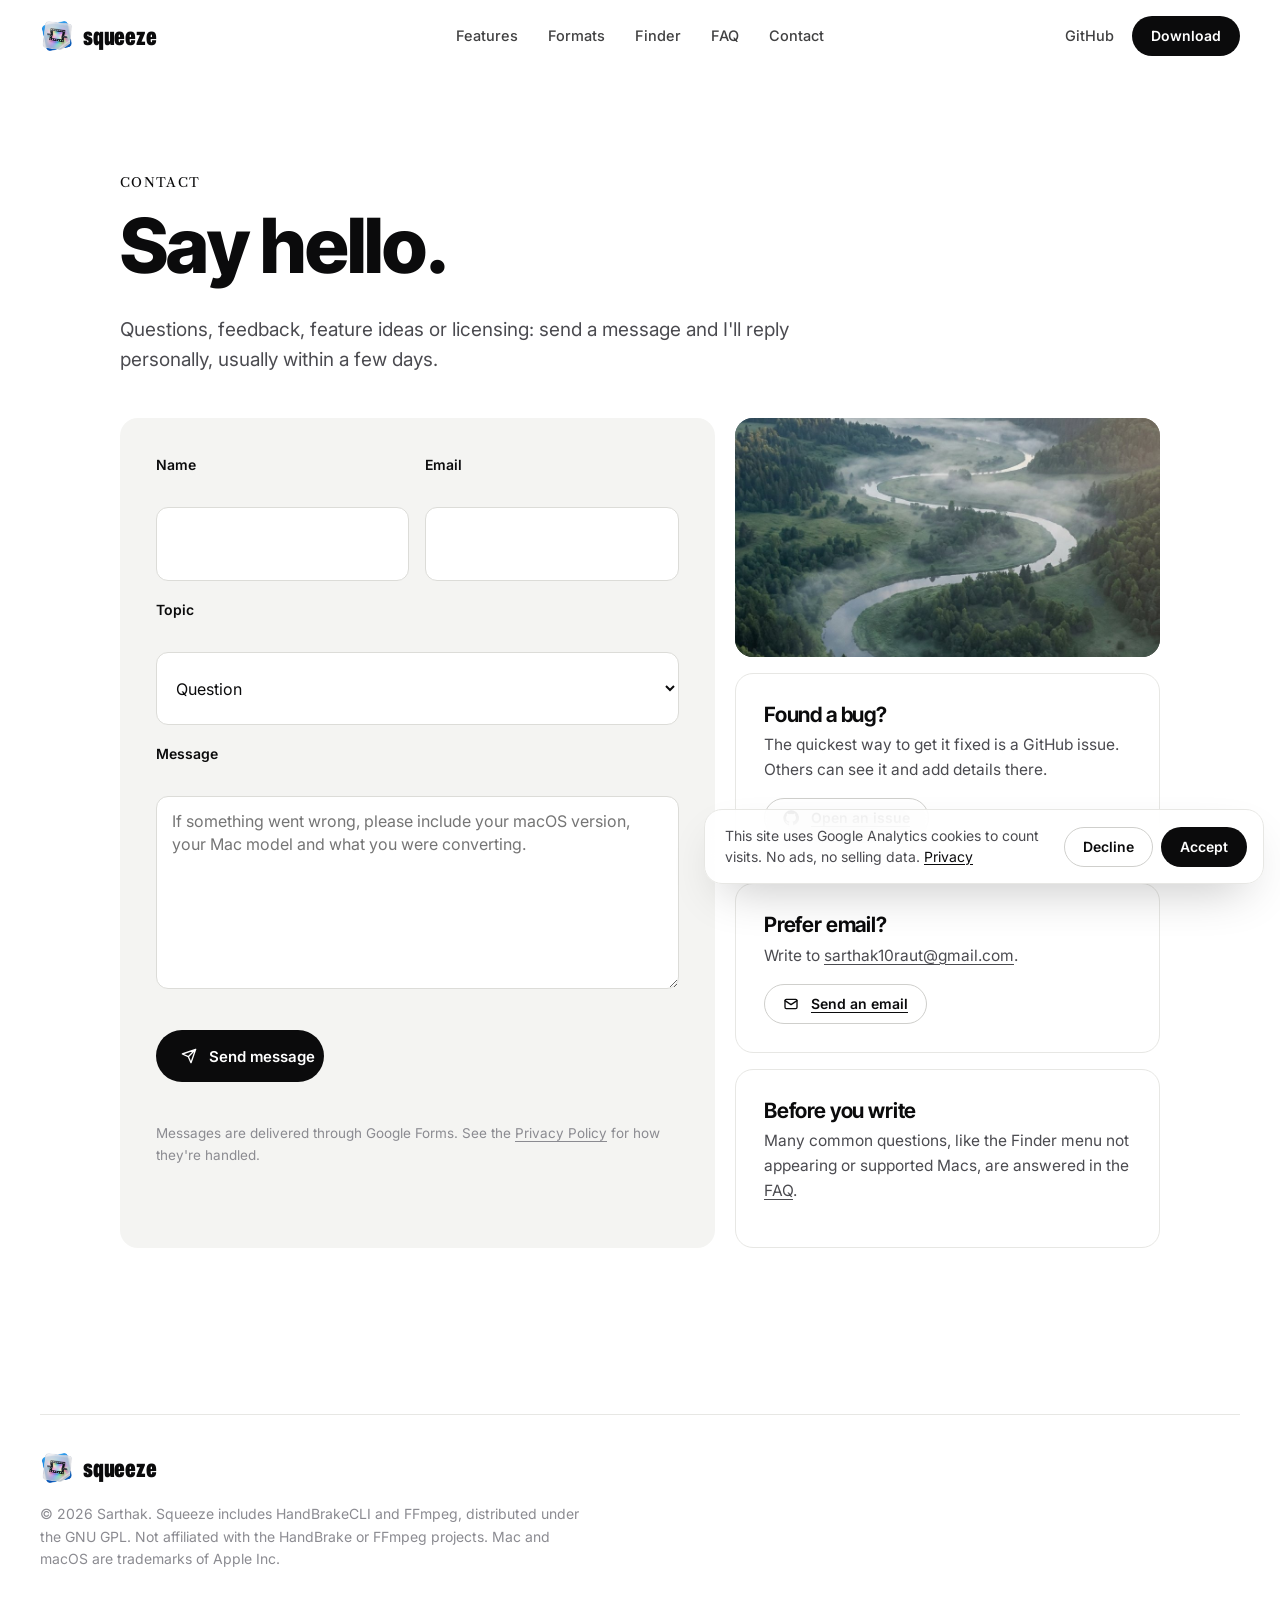
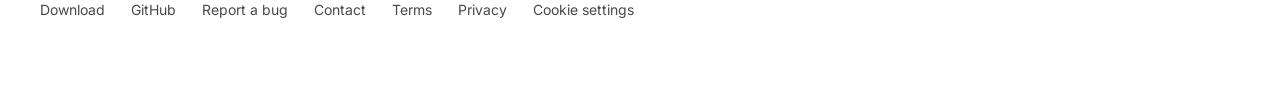
<file: docs/contact.html>
<!doctype html>
<html lang="en">
<head>
  <!-- Google tag (gtag.js); consent defaults are set in analytics.js first -->
  <script src="assets/analytics.js"></script>
  <script async src="https://www.googletagmanager.com/gtag/js?id=G-ZHCWCHFENZ"></script>
  <meta charset="utf-8">
  <meta name="viewport" content="width=device-width, initial-scale=1">
  <title>Contact · Squeeze</title>
  <meta name="description" content="Get in touch about Squeeze: questions, bug reports, feature ideas or licensing.">
  <meta name="theme-color" content="#ffffff">
  <link rel="icon" type="image/png" href="assets/favicon.png">
  <link rel="apple-touch-icon" href="assets/apple-touch-icon.png">
  <link rel="canonical" href="https://heysqueeze.site/contact.html">
  <link rel="stylesheet" href="assets/style.css">
</head>
<body>
<svg width="0" height="0" style="position:absolute" aria-hidden="true"><defs>
  <symbol id="i-menu" viewBox="0 0 24 24" fill="none" stroke="currentColor" stroke-width="2" stroke-linecap="round"><path d="M4 7h16M4 12h16M4 17h16"/></symbol>
  <symbol id="i-github" viewBox="0 0 24 24" fill="currentColor"><path d="M12 .5a11.5 11.5 0 0 0-3.64 22.41c.58.1.79-.25.79-.56v-2c-3.2.7-3.88-1.37-3.88-1.37-.52-1.33-1.28-1.69-1.28-1.69-1.05-.72.08-.7.08-.7 1.16.08 1.77 1.19 1.77 1.19 1.03 1.77 2.7 1.26 3.36.96.1-.75.4-1.26.73-1.55-2.55-.29-5.24-1.28-5.24-5.69 0-1.26.45-2.29 1.19-3.1-.12-.29-.52-1.46.11-3.05 0 0 .97-.31 3.17 1.18a11 11 0 0 1 5.77 0c2.2-1.49 3.17-1.18 3.17-1.18.63 1.59.23 2.76.11 3.05.74.81 1.19 1.84 1.19 3.1 0 4.42-2.7 5.4-5.26 5.68.41.36.78 1.06.78 2.14v3.17c0 .31.21.67.8.56A11.5 11.5 0 0 0 12 .5Z"/></symbol>
  <symbol id="i-mail" viewBox="0 0 24 24" fill="none" stroke="currentColor" stroke-width="2" stroke-linecap="round" stroke-linejoin="round"><rect x="3" y="5" width="18" height="14" rx="2"/><path d="m3 7 9 6 9-6"/></symbol>
  <symbol id="i-send" viewBox="0 0 24 24" fill="none" stroke="currentColor" stroke-width="2" stroke-linecap="round" stroke-linejoin="round"><path d="M22 2 11 13M22 2l-7 20-4-9-9-4Z"/></symbol>
</defs></svg>

<header class="site-header">
  <nav class="nav wrap" aria-label="Main">
    <a class="brand" href="index.html"><img src="assets/icon-512.png" alt="" width="28" height="28">squeeze</a>
    <div class="nav-links">
      <a href="index.html#features">Features</a>
      <a href="index.html#formats">Formats</a>
      <a href="index.html#finder">Finder</a>
      <a href="index.html#faq">FAQ</a>
      <a href="contact.html">Contact</a>
    </div>
    <div class="nav-end">
      <a class="text-link" data-link="github" href="#">GitHub</a>
      <a class="btn btn-primary btn-small" data-link="download" href="index.html#download">Download</a>
    </div>
    <button class="menu-toggle" aria-label="Menu" aria-expanded="false"><svg><use href="#i-menu"/></svg></button>
  </nav>
</header>

<main class="page">
  <div class="wrap">
    <div class="page-head" style="max-width:1040px">
      <span class="eyebrow">Contact</span>
      <h1>Say hello.</h1>
      <p class="lead">Questions, feedback, feature ideas or licensing: send a message and I'll reply personally, usually within a few days.</p>
    </div>

    <div class="contact-grid">
      <form id="contact-form" class="card" method="POST" action="#">
        <div class="two">
          <label>Name<input type="text" name="name" autocomplete="name" required></label>
          <label>Email<input type="email" name="email" autocomplete="email" required></label>
        </div>
        <label>Topic
          <select name="topic">
            <option>Question</option>
            <option>Bug report</option>
            <option>Feature idea</option>
            <option>Licensing or press</option>
            <option>Something else</option>
          </select>
        </label>
        <label>Message<textarea name="message" required placeholder="If something went wrong, please include your macOS version, your Mac model and what you were converting."></textarea></label>
        <input class="hp" type="text" name="_gotcha" tabindex="-1" autocomplete="off" aria-hidden="true">
                <div class="btn-row" style="align-items:center">
          <button class="btn btn-primary" type="submit"><svg><use href="#i-send"/></svg>Send message</button>
          <span class="form-status" role="status" aria-live="polite"></span>
        </div>
        <p class="muted" style="font-size:13.5px;margin:0">Messages are delivered through Google Forms. See the <a href="privacy.html">Privacy Policy</a> for how they're handled.</p>
      </form>

      <aside>
        <div class="side-photo" role="img" aria-label="A river winding through a misty valley"><video class="bg-video" autoplay muted loop playsinline preload="auto" poster="assets/img/squeeze-river.jpg" aria-hidden="true"><source src="assets/video/squeeze-river.mp4" type="video/mp4"></video></div>
        <div class="card side-card">
          <h3>Found a bug?</h3>
          <p>The quickest way to get it fixed is a GitHub issue. Others can see it and add details there.</p>
          <a class="btn btn-glass btn-small" data-link="issues" href="#" target="_blank" rel="noopener"><svg><use href="#i-github"/></svg>Open an issue</a>
        </div>
        <div class="card side-card">
          <h3>Prefer email?</h3>
          <p>Write to <a data-link="email" data-text="email" href="#">sarthak10raut@gmail.com</a>.</p>
          <a class="btn btn-glass btn-small" data-link="email" href="#"><svg><use href="#i-mail"/></svg>Send an email</a>
        </div>
        <div class="card side-card">
          <h3>Before you write</h3>
          <p>Many common questions, like the Finder menu not appearing or supported Macs, are answered in the <a href="index.html#faq">FAQ</a>.</p>
        </div>
      </aside>
    </div>
  </div>
</main>

<footer class="site-footer">
  <div class="wrap footer-grid">
    <div>
      <a class="brand" href="index.html"><img src="assets/icon-512.png" alt="" width="24" height="24">squeeze</a>
      <p>© <span data-year>2026</span> <span data-text="publisher">Sarthak</span>. Squeeze includes HandBrakeCLI and FFmpeg, distributed under the GNU GPL. Not affiliated with the HandBrake or FFmpeg projects. Mac and macOS are trademarks of Apple Inc.</p>
    </div>
    <div class="footer-links">
      <a data-link="download" href="index.html#download">Download</a>
      <a data-link="github" href="#">GitHub</a>
      <a data-link="issues" href="#">Report a bug</a>
      <a href="contact.html">Contact</a>
      <a href="terms.html">Terms</a>
      <a href="privacy.html">Privacy</a>
      <a href="#" data-cookie-settings>Cookie settings</a>
    </div>
  </div>
</footer>
<script src="assets/site.js"></script>
</body>
</html>
</file>
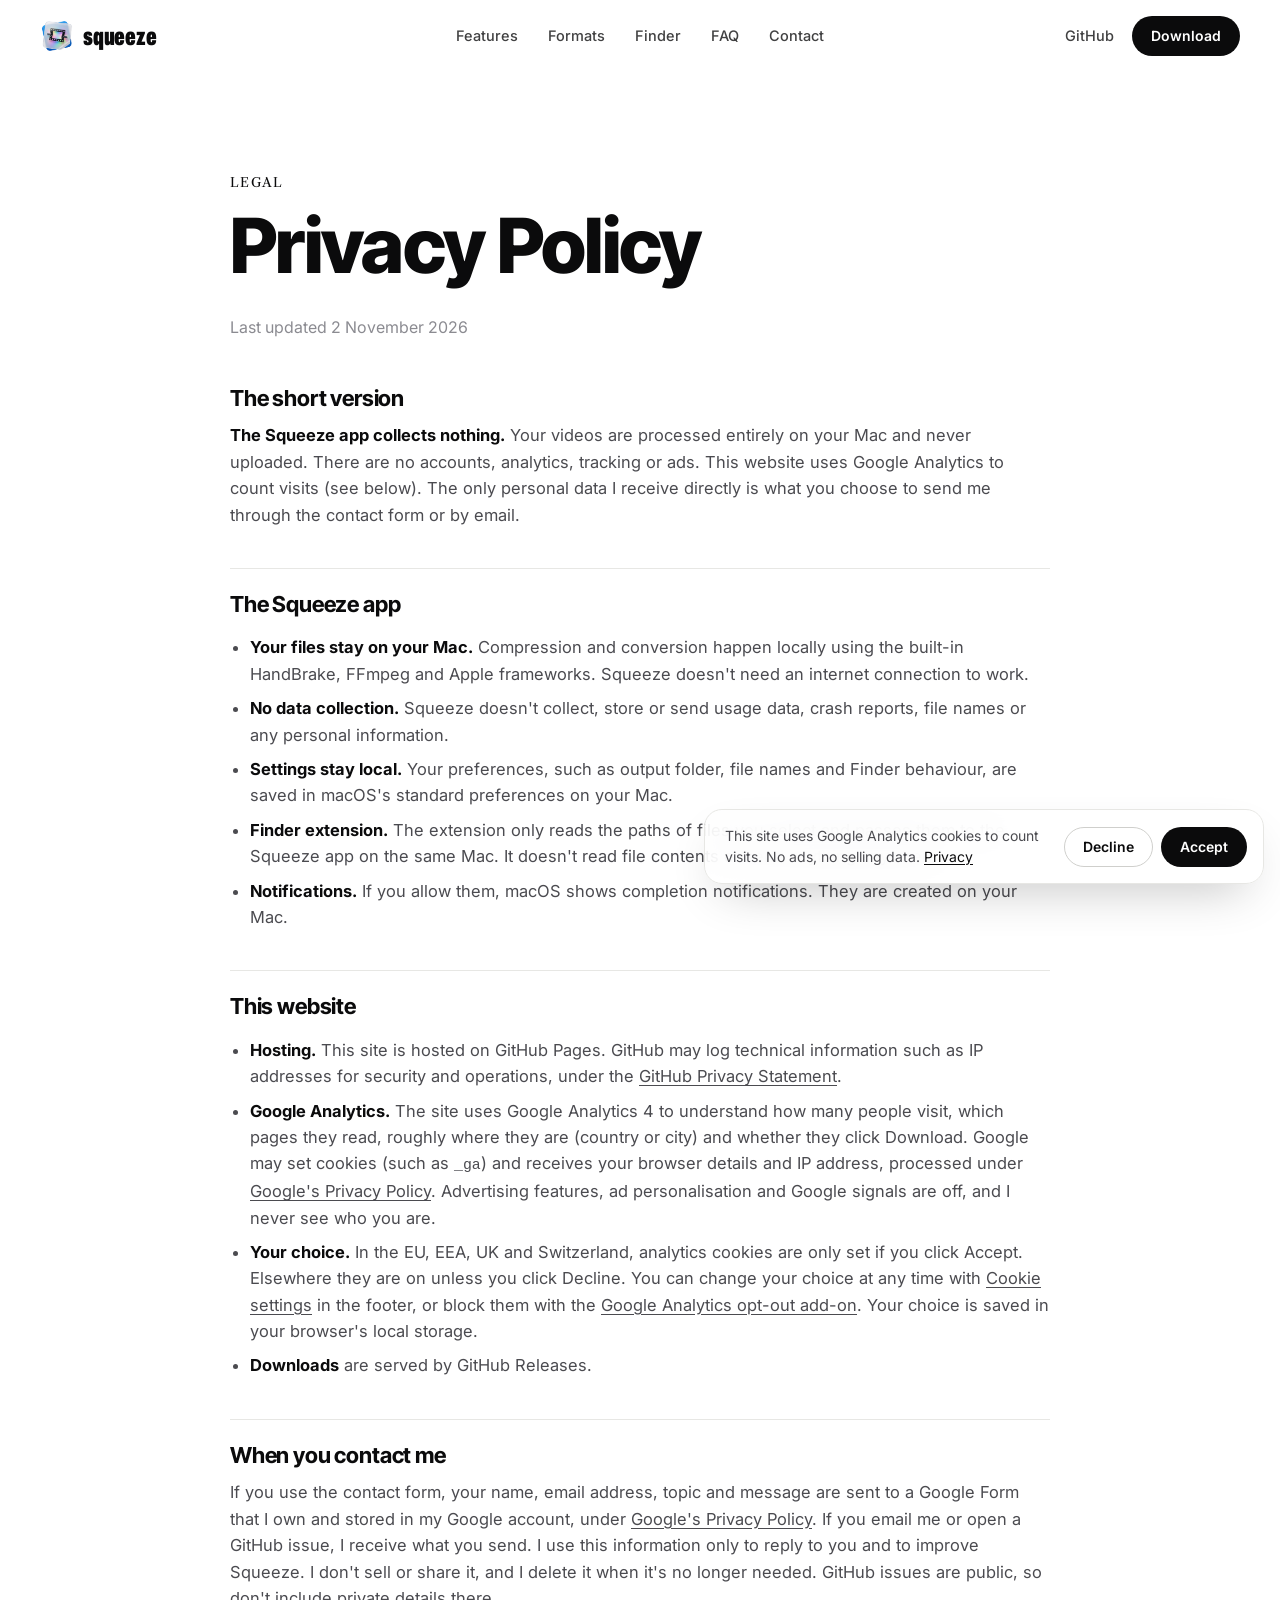
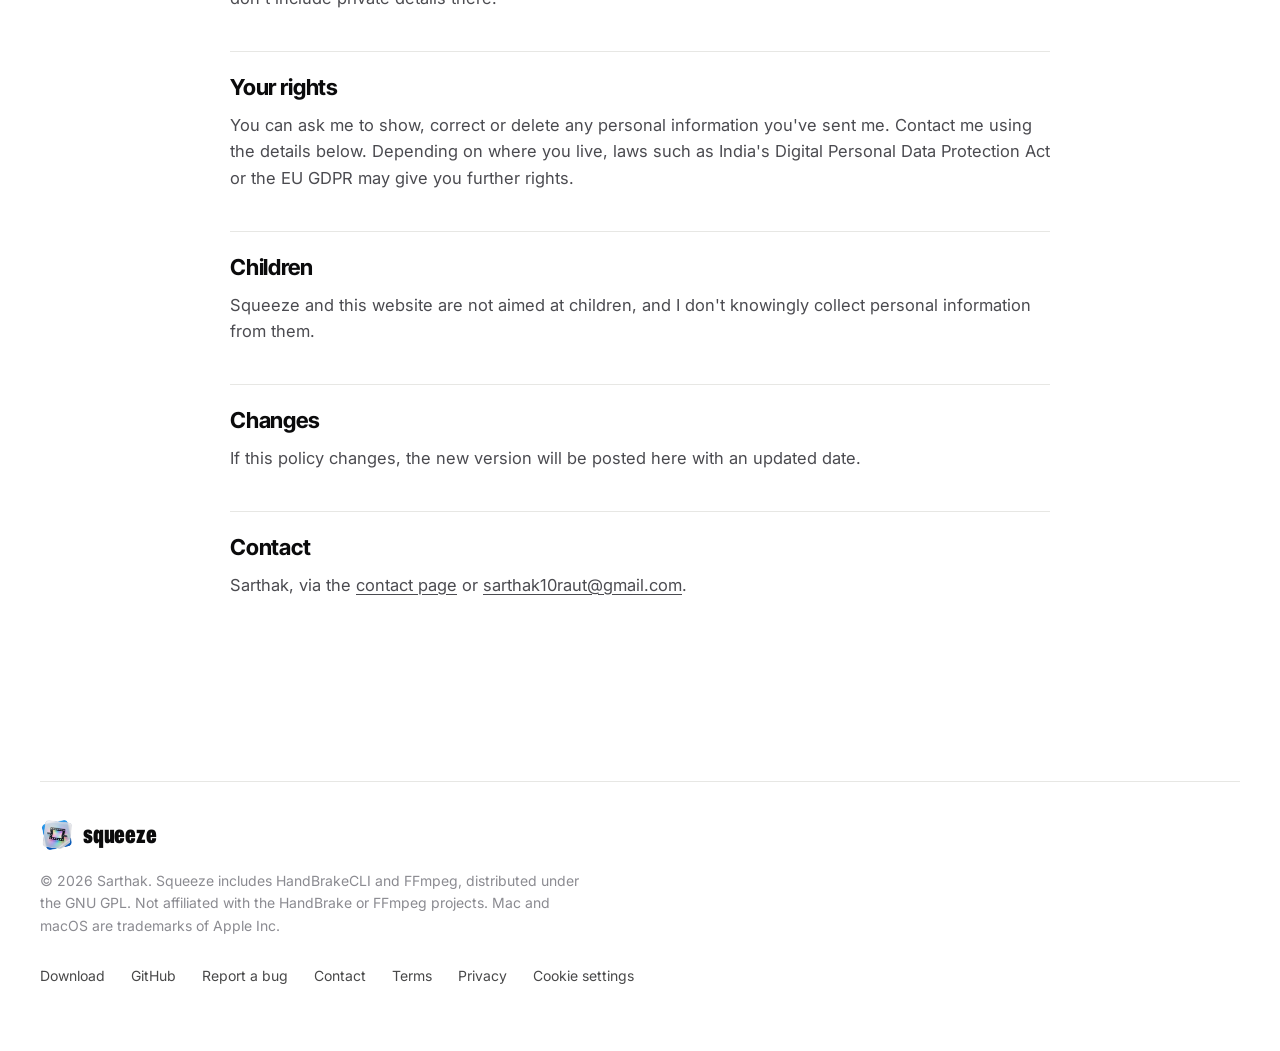
<file: docs/privacy.html>
<!doctype html>
<html lang="en">
<head>
  <!-- Google tag (gtag.js); consent defaults are set in analytics.js first -->
  <script src="assets/analytics.js"></script>
  <script async src="https://www.googletagmanager.com/gtag/js?id=G-ZHCWCHFENZ"></script>
  <meta charset="utf-8">
  <meta name="viewport" content="width=device-width, initial-scale=1">
  <title>Privacy Policy · Squeeze</title>
  <meta name="description" content="How Squeeze and its website handle your data.">
  <meta name="theme-color" content="#ffffff">
  <link rel="icon" type="image/png" href="assets/favicon.png">
  <link rel="apple-touch-icon" href="assets/apple-touch-icon.png">
  <link rel="canonical" href="https://heysqueeze.site/privacy.html">
  <link rel="stylesheet" href="assets/style.css">
</head>
<body>
<svg width="0" height="0" style="position:absolute" aria-hidden="true"><defs>
  <symbol id="i-menu" viewBox="0 0 24 24" fill="none" stroke="currentColor" stroke-width="2" stroke-linecap="round"><path d="M4 7h16M4 12h16M4 17h16"/></symbol>
  <symbol id="i-github" viewBox="0 0 24 24" fill="currentColor"><path d="M12 .5a11.5 11.5 0 0 0-3.64 22.41c.58.1.79-.25.79-.56v-2c-3.2.7-3.88-1.37-3.88-1.37-.52-1.33-1.28-1.69-1.28-1.69-1.05-.72.08-.7.08-.7 1.16.08 1.77 1.19 1.77 1.19 1.03 1.77 2.7 1.26 3.36.96.1-.75.4-1.26.73-1.55-2.55-.29-5.24-1.28-5.24-5.69 0-1.26.45-2.29 1.19-3.1-.12-.29-.52-1.46.11-3.05 0 0 .97-.31 3.17 1.18a11 11 0 0 1 5.77 0c2.2-1.49 3.17-1.18 3.17-1.18.63 1.59.23 2.76.11 3.05.74.81 1.19 1.84 1.19 3.1 0 4.42-2.7 5.4-5.26 5.68.41.36.78 1.06.78 2.14v3.17c0 .31.21.67.8.56A11.5 11.5 0 0 0 12 .5Z"/></symbol>
  <symbol id="i-mail" viewBox="0 0 24 24" fill="none" stroke="currentColor" stroke-width="2" stroke-linecap="round" stroke-linejoin="round"><rect x="3" y="5" width="18" height="14" rx="2"/><path d="m3 7 9 6 9-6"/></symbol>
  <symbol id="i-send" viewBox="0 0 24 24" fill="none" stroke="currentColor" stroke-width="2" stroke-linecap="round" stroke-linejoin="round"><path d="M22 2 11 13M22 2l-7 20-4-9-9-4Z"/></symbol>
</defs></svg>

<header class="site-header">
  <nav class="nav wrap" aria-label="Main">
    <a class="brand" href="index.html"><img src="assets/icon-512.png" alt="" width="28" height="28">squeeze</a>
    <div class="nav-links">
      <a href="index.html#features">Features</a>
      <a href="index.html#formats">Formats</a>
      <a href="index.html#finder">Finder</a>
      <a href="index.html#faq">FAQ</a>
      <a href="contact.html">Contact</a>
    </div>
    <div class="nav-end">
      <a class="text-link" data-link="github" href="#">GitHub</a>
      <a class="btn btn-primary btn-small" data-link="download" href="index.html#download">Download</a>
    </div>
    <button class="menu-toggle" aria-label="Menu" aria-expanded="false"><svg><use href="#i-menu"/></svg></button>
  </nav>
</header>

<main class="page">
  <div class="wrap">
    <div class="page-head">
      <span class="eyebrow">Legal</span>
      <h1>Privacy Policy</h1>
      <p class="muted">Last updated 2 November 2026</p>
    </div>
    <article class="prose">
      <h2>The short version</h2>
      <p><strong>The Squeeze app collects nothing.</strong> Your videos are processed entirely on your Mac and never uploaded. There are no accounts, analytics, tracking or ads. This website uses Google Analytics to count visits (see below). The only personal data I receive directly is what you choose to send me through the contact form or by email.</p>

      <h2>The Squeeze app</h2>
      <ul>
        <li><strong>Your files stay on your Mac.</strong> Compression and conversion happen locally using the built-in HandBrake, FFmpeg and Apple frameworks. Squeeze doesn't need an internet connection to work.</li>
        <li><strong>No data collection.</strong> Squeeze doesn't collect, store or send usage data, crash reports, file names or any personal information.</li>
        <li><strong>Settings stay local.</strong> Your preferences, such as output folder, file names and Finder behaviour, are saved in macOS's standard preferences on your Mac.</li>
        <li><strong>Finder extension.</strong> The extension only reads the paths of files you select and passes them to the Squeeze app on the same Mac. It doesn't read file contents or send anything anywhere.</li>
        <li><strong>Notifications.</strong> If you allow them, macOS shows completion notifications. They are created on your Mac.</li>
      </ul>

      <h2 id="website">This website</h2>
      <ul>
        <li><strong>Hosting.</strong> This site is hosted on GitHub Pages. GitHub may log technical information such as IP addresses for security and operations, under the <a href="https://docs.github.com/site-policy/privacy-policies/github-general-privacy-statement" target="_blank" rel="noopener">GitHub Privacy Statement</a>.</li>
        <li><strong>Google Analytics.</strong> The site uses Google Analytics 4 to understand how many people visit, which pages they read, roughly where they are (country or city) and whether they click Download. Google may set cookies (such as <code>_ga</code>) and receives your browser details and IP address, processed under <a href="https://policies.google.com/privacy" target="_blank" rel="noopener">Google's Privacy Policy</a>. Advertising features, ad personalisation and Google signals are off, and I never see who you are.</li>
        <li><strong>Your choice.</strong> In the EU, EEA, UK and Switzerland, analytics cookies are only set if you click Accept. Elsewhere they are on unless you click Decline. You can change your choice at any time with <a href="#" data-cookie-settings>Cookie settings</a> in the footer, or block them with the <a href="https://tools.google.com/dlpage/gaoptout" target="_blank" rel="noopener">Google Analytics opt-out add-on</a>. Your choice is saved in your browser's local storage.</li>
        <li><strong>Downloads</strong> are served by GitHub Releases.</li>
      </ul>

      <h2>When you contact me</h2>
      <p>If you use the contact form, your name, email address, topic and message are sent to a Google Form that I own and stored in my Google account, under <a href="https://policies.google.com/privacy" target="_blank" rel="noopener">Google's Privacy Policy</a>. If you email me or open a GitHub issue, I receive what you send. I use this information only to reply to you and to improve Squeeze. I don't sell or share it, and I delete it when it's no longer needed. GitHub issues are public, so don't include private details there.</p>

      <h2>Your rights</h2>
      <p>You can ask me to show, correct or delete any personal information you've sent me. Contact me using the details below. Depending on where you live, laws such as India's Digital Personal Data Protection Act or the EU GDPR may give you further rights.</p>

      <h2>Children</h2>
      <p>Squeeze and this website are not aimed at children, and I don't knowingly collect personal information from them.</p>

      <h2>Changes</h2>
      <p>If this policy changes, the new version will be posted here with an updated date.</p>

      <h2>Contact</h2>
      <p><span data-text="publisher">Sarthak</span>, via the <a href="contact.html">contact page</a> or <a data-link="email" data-text="email" href="#">sarthak10raut@gmail.com</a>.</p>
    </article>
  </div>
</main>

<footer class="site-footer">
  <div class="wrap footer-grid">
    <div>
      <a class="brand" href="index.html"><img src="assets/icon-512.png" alt="" width="24" height="24">squeeze</a>
      <p>© <span data-year>2026</span> <span data-text="publisher">Sarthak</span>. Squeeze includes HandBrakeCLI and FFmpeg, distributed under the GNU GPL. Not affiliated with the HandBrake or FFmpeg projects. Mac and macOS are trademarks of Apple Inc.</p>
    </div>
    <div class="footer-links">
      <a data-link="download" href="index.html#download">Download</a>
      <a data-link="github" href="#">GitHub</a>
      <a data-link="issues" href="#">Report a bug</a>
      <a href="contact.html">Contact</a>
      <a href="terms.html">Terms</a>
      <a href="privacy.html">Privacy</a>
      <a href="#" data-cookie-settings>Cookie settings</a>
    </div>
  </div>
</footer>
<script src="assets/site.js"></script>
</body>
</html>
</file>
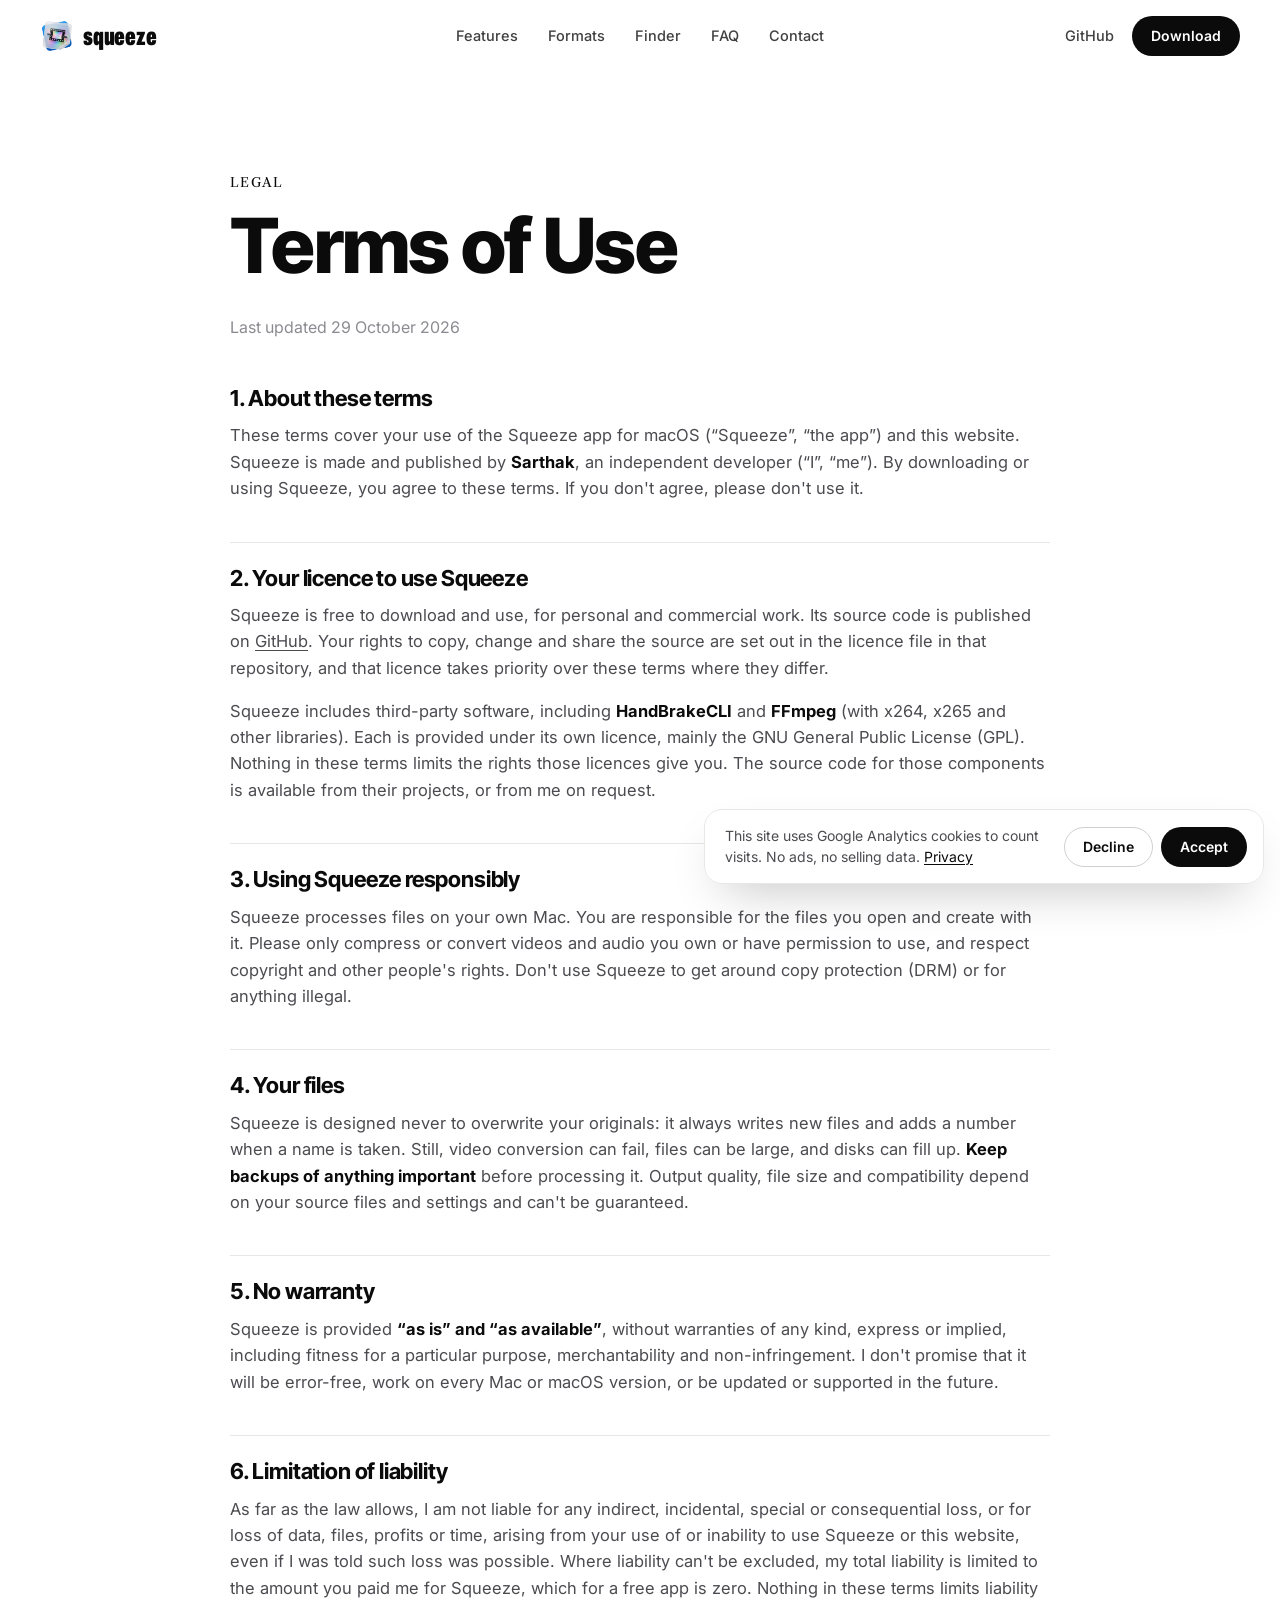
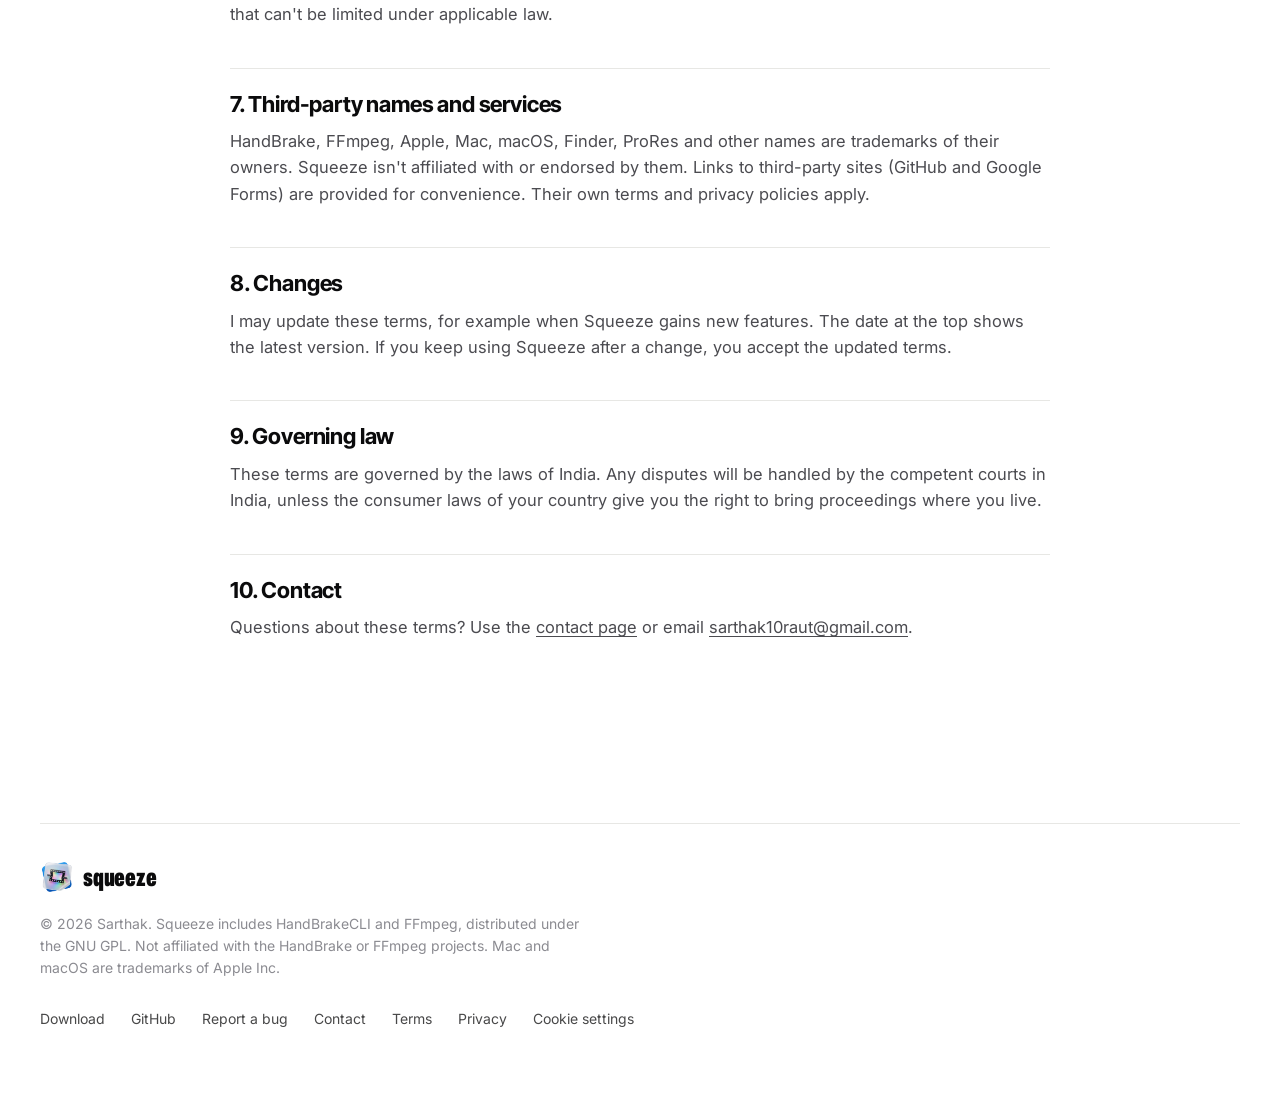
<file: docs/terms.html>
<!doctype html>
<html lang="en">
<head>
  <!-- Google tag (gtag.js); consent defaults are set in analytics.js first -->
  <script src="assets/analytics.js"></script>
  <script async src="https://www.googletagmanager.com/gtag/js?id=G-ZHCWCHFENZ"></script>
  <meta charset="utf-8">
  <meta name="viewport" content="width=device-width, initial-scale=1">
  <title>Terms of Use · Squeeze</title>
  <meta name="description" content="The terms for downloading and using Squeeze.">
  <meta name="theme-color" content="#ffffff">
  <link rel="icon" type="image/png" href="assets/favicon.png">
  <link rel="apple-touch-icon" href="assets/apple-touch-icon.png">
  <link rel="canonical" href="https://heysqueeze.site/terms.html">
  <link rel="stylesheet" href="assets/style.css">
</head>
<body>
<svg width="0" height="0" style="position:absolute" aria-hidden="true"><defs>
  <symbol id="i-menu" viewBox="0 0 24 24" fill="none" stroke="currentColor" stroke-width="2" stroke-linecap="round"><path d="M4 7h16M4 12h16M4 17h16"/></symbol>
  <symbol id="i-github" viewBox="0 0 24 24" fill="currentColor"><path d="M12 .5a11.5 11.5 0 0 0-3.64 22.41c.58.1.79-.25.79-.56v-2c-3.2.7-3.88-1.37-3.88-1.37-.52-1.33-1.28-1.69-1.28-1.69-1.05-.72.08-.7.08-.7 1.16.08 1.77 1.19 1.77 1.19 1.03 1.77 2.7 1.26 3.36.96.1-.75.4-1.26.73-1.55-2.55-.29-5.24-1.28-5.24-5.69 0-1.26.45-2.29 1.19-3.1-.12-.29-.52-1.46.11-3.05 0 0 .97-.31 3.17 1.18a11 11 0 0 1 5.77 0c2.2-1.49 3.17-1.18 3.17-1.18.63 1.59.23 2.76.11 3.05.74.81 1.19 1.84 1.19 3.1 0 4.42-2.7 5.4-5.26 5.68.41.36.78 1.06.78 2.14v3.17c0 .31.21.67.8.56A11.5 11.5 0 0 0 12 .5Z"/></symbol>
  <symbol id="i-mail" viewBox="0 0 24 24" fill="none" stroke="currentColor" stroke-width="2" stroke-linecap="round" stroke-linejoin="round"><rect x="3" y="5" width="18" height="14" rx="2"/><path d="m3 7 9 6 9-6"/></symbol>
  <symbol id="i-send" viewBox="0 0 24 24" fill="none" stroke="currentColor" stroke-width="2" stroke-linecap="round" stroke-linejoin="round"><path d="M22 2 11 13M22 2l-7 20-4-9-9-4Z"/></symbol>
</defs></svg>

<header class="site-header">
  <nav class="nav wrap" aria-label="Main">
    <a class="brand" href="index.html"><img src="assets/icon-512.png" alt="" width="28" height="28">squeeze</a>
    <div class="nav-links">
      <a href="index.html#features">Features</a>
      <a href="index.html#formats">Formats</a>
      <a href="index.html#finder">Finder</a>
      <a href="index.html#faq">FAQ</a>
      <a href="contact.html">Contact</a>
    </div>
    <div class="nav-end">
      <a class="text-link" data-link="github" href="#">GitHub</a>
      <a class="btn btn-primary btn-small" data-link="download" href="index.html#download">Download</a>
    </div>
    <button class="menu-toggle" aria-label="Menu" aria-expanded="false"><svg><use href="#i-menu"/></svg></button>
  </nav>
</header>

<main class="page">
  <div class="wrap">
    <div class="page-head">
      <span class="eyebrow">Legal</span>
      <h1>Terms of Use</h1>
      <p class="muted">Last updated 29 October 2026</p>
    </div>
    <article class="prose">
      <h2>1. About these terms</h2>
      <p>These terms cover your use of the Squeeze app for macOS (“Squeeze”, “the app”) and this website. Squeeze is made and published by <strong data-text="publisher">Sarthak</strong>, an independent developer (“I”, “me”). By downloading or using Squeeze, you agree to these terms. If you don't agree, please don't use it.</p>

      <h2>2. Your licence to use Squeeze</h2>
      <p>Squeeze is free to download and use, for personal and commercial work. Its source code is published on <a data-link="github" href="#">GitHub</a>. Your rights to copy, change and share the source are set out in the licence file in that repository, and that licence takes priority over these terms where they differ.</p>
      <p>Squeeze includes third-party software, including <strong>HandBrakeCLI</strong> and <strong>FFmpeg</strong> (with x264, x265 and other libraries). Each is provided under its own licence, mainly the GNU General Public License (GPL). Nothing in these terms limits the rights those licences give you. The source code for those components is available from their projects, or from me on request.</p>

      <h2>3. Using Squeeze responsibly</h2>
      <p>Squeeze processes files on your own Mac. You are responsible for the files you open and create with it. Please only compress or convert videos and audio you own or have permission to use, and respect copyright and other people's rights. Don't use Squeeze to get around copy protection (DRM) or for anything illegal.</p>

      <h2>4. Your files</h2>
      <p>Squeeze is designed never to overwrite your originals: it always writes new files and adds a number when a name is taken. Still, video conversion can fail, files can be large, and disks can fill up. <strong>Keep backups of anything important</strong> before processing it. Output quality, file size and compatibility depend on your source files and settings and can't be guaranteed.</p>

      <h2>5. No warranty</h2>
      <p>Squeeze is provided <strong>“as is” and “as available”</strong>, without warranties of any kind, express or implied, including fitness for a particular purpose, merchantability and non-infringement. I don't promise that it will be error-free, work on every Mac or macOS version, or be updated or supported in the future.</p>

      <h2>6. Limitation of liability</h2>
      <p>As far as the law allows, I am not liable for any indirect, incidental, special or consequential loss, or for loss of data, files, profits or time, arising from your use of or inability to use Squeeze or this website, even if I was told such loss was possible. Where liability can't be excluded, my total liability is limited to the amount you paid me for Squeeze, which for a free app is zero. Nothing in these terms limits liability that can't be limited under applicable law.</p>

      <h2>7. Third-party names and services</h2>
      <p>HandBrake, FFmpeg, Apple, Mac, macOS, Finder, ProRes and other names are trademarks of their owners. Squeeze isn't affiliated with or endorsed by them. Links to third-party sites (GitHub and Google Forms) are provided for convenience. Their own terms and privacy policies apply.</p>

      <h2>8. Changes</h2>
      <p>I may update these terms, for example when Squeeze gains new features. The date at the top shows the latest version. If you keep using Squeeze after a change, you accept the updated terms.</p>

      <h2>9. Governing law</h2>
      <p>These terms are governed by the laws of India. Any disputes will be handled by the competent courts in India, unless the consumer laws of your country give you the right to bring proceedings where you live.</p>

      <h2>10. Contact</h2>
      <p>Questions about these terms? Use the <a href="contact.html">contact page</a> or email <a data-link="email" data-text="email" href="#">sarthak10raut@gmail.com</a>.</p>
    </article>
  </div>
</main>

<footer class="site-footer">
  <div class="wrap footer-grid">
    <div>
      <a class="brand" href="index.html"><img src="assets/icon-512.png" alt="" width="24" height="24">squeeze</a>
      <p>© <span data-year>2026</span> <span data-text="publisher">Sarthak</span>. Squeeze includes HandBrakeCLI and FFmpeg, distributed under the GNU GPL. Not affiliated with the HandBrake or FFmpeg projects. Mac and macOS are trademarks of Apple Inc.</p>
    </div>
    <div class="footer-links">
      <a data-link="download" href="index.html#download">Download</a>
      <a data-link="github" href="#">GitHub</a>
      <a data-link="issues" href="#">Report a bug</a>
      <a href="contact.html">Contact</a>
      <a href="terms.html">Terms</a>
      <a href="privacy.html">Privacy</a>
      <a href="#" data-cookie-settings>Cookie settings</a>
    </div>
  </div>
</footer>
<script src="assets/site.js"></script>
</body>
</html>
</file>
<file: docs/assets/style.css>
/* Squeeze website: clean editorial style
   White canvas, tight black type, black pill buttons, photographic cards. */

@import url("https://fonts.googleapis.com/css2?family=Archivo:wdth,wght@62..125,800..900&family=Inter+Tight:wght@500;600;700;800&family=Inter:wght@400;500;600&family=Libre+Caslon+Text:wght@400&display=swap");

:root {
  --bg: #ffffff;
  --bg-soft: #f4f4f2;
  --ink: #0b0b0c;
  --ink-2: #4b4b50;
  --ink-3: #8b8b91;
  --ink-4: #b9b9bd;
  --line: #e7e7e4;
  --green: #18a058;
  --radius: 28px;
  --radius-sm: 18px;
  --max: 1200px;
  --display: "Inter Tight", "Inter", -apple-system, BlinkMacSystemFont, "Helvetica Neue", Arial, sans-serif;
  --body: "Inter", -apple-system, BlinkMacSystemFont, "Helvetica Neue", Arial, sans-serif;
  --wordmark: "Archivo", "Arial Narrow", "Helvetica Neue", sans-serif;
  --serif: "Libre Caslon Text", Georgia, "Times New Roman", serif;
  --mono: ui-monospace, "SF Mono", Menlo, Consolas, monospace;
  color-scheme: light;
}

* { box-sizing: border-box; }
html { scroll-behavior: smooth; -webkit-text-size-adjust: 100%; }
@media (prefers-reduced-motion: reduce) { html { scroll-behavior: auto; } }

body {
  margin: 0;
  background: var(--bg);
  color: var(--ink);
  font: 400 16px/1.6 var(--body);
  -webkit-font-smoothing: antialiased;
  overflow-x: hidden;
}

img { display: block; max-width: 100%; }
a { color: inherit; }
:focus-visible { outline: 2px solid var(--ink); outline-offset: 3px; border-radius: 10px; }
.wrap { width: min(var(--max), 100% - 32px); margin-inline: auto; }
.narrow { width: min(820px, 100% - 32px); margin-inline: auto; }

h1, h2, h3 { font-family: var(--display); color: var(--ink); margin: 0 0 0.45em; }
h1 { font-size: clamp(46px, 8vw, 96px); font-weight: 800; line-height: 0.95; letter-spacing: -0.022em; }
h2 { font-size: clamp(34px, 5vw, 60px); font-weight: 700; line-height: 1; letter-spacing: -0.018em; }
h3 { font-size: 21px; font-weight: 650; line-height: 1.2; letter-spacing: -0.008em; }
p { margin: 0 0 1em; }
.lead { font-size: clamp(17px, 1.6vw, 19px); color: var(--ink-2); line-height: 1.55; max-width: 56ch; }
.eyebrow {
  display: inline-block; margin-bottom: 18px;
  font: 400 13px/1.3 var(--serif); letter-spacing: 0.1em; text-transform: uppercase; color: var(--ink);
}
.muted { color: var(--ink-3); }
.center { text-align: center; }
.center .lead { margin-inline: auto; }

/* ---------- Buttons ---------- */
.btn {
  display: inline-flex; align-items: center; justify-content: center; gap: 12px;
  height: 52px; padding: 0 8px 0 24px; border-radius: 999px;
  font: 600 15px/1 var(--body); letter-spacing: 0; text-decoration: none; white-space: nowrap;
  border: 1px solid transparent; cursor: pointer; transition: transform .2s ease, background .2s ease, box-shadow .2s ease;
}
.btn:active { transform: scale(0.98); }
.btn svg { width: 16px; height: 16px; flex: none; }
.btn .dot {
  width: 38px; height: 38px; border-radius: 50%; display: grid; place-items: center;
  background: #fff; color: var(--ink); transition: transform .25s ease;
}
.btn:hover .dot { transform: translateX(3px); }
.btn-primary { background: var(--ink); color: #fff; }
.btn-primary:hover { box-shadow: 0 10px 24px -10px rgba(0, 0, 0, .5); }
.btn-outline, .btn-glass { background: transparent; color: var(--ink); border-color: #cfcfcc; padding: 0 24px; }
.btn-outline:hover, .btn-glass:hover { border-color: var(--ink); }
.btn-light { background: #fff; color: var(--ink); padding: 0 22px; }
.btn-small { height: 40px; padding: 0 18px; font-size: 14px; }
.btn-row { display: flex; flex-wrap: wrap; gap: 10px; }
.center .btn-row { justify-content: center; }

/* ---------- Header ---------- */
.site-header { position: sticky; top: 0; z-index: 50; background: rgba(255, 255, 255, .82);
  -webkit-backdrop-filter: blur(16px) saturate(160%); backdrop-filter: blur(16px) saturate(160%);
  border-bottom: 1px solid transparent; transition: border-color .2s ease; }
.site-header.scrolled, body.menu-open .site-header { border-bottom-color: var(--line); }
.nav { display: grid; grid-template-columns: 1fr auto 1fr; align-items: center; height: 72px; }
.brand { display: inline-flex; align-items: center; gap: 9px; font: 900 25px/1 var(--wordmark); font-stretch: 62%; letter-spacing: -0.01em; text-decoration: none; color: var(--ink); }
.brand img { width: 34px; height: 34px; }
.nav-links { display: flex; gap: 30px; justify-content: center; }
.nav-links a { text-decoration: none; font-size: 14.5px; font-weight: 500; color: var(--ink); opacity: .78; transition: opacity .15s; }
.nav-links a:hover { opacity: 1; }
.nav-end { display: flex; gap: 18px; justify-content: flex-end; align-items: center; }
.nav-end .text-link { font-size: 14.5px; font-weight: 500; text-decoration: none; opacity: .78; }
.nav-end .text-link:hover { opacity: 1; }
.menu-toggle { display: none; background: none; border: 0; padding: 8px; cursor: pointer; color: var(--ink); justify-self: end; }
.menu-toggle svg { width: 24px; height: 24px; }

@media (max-width: 900px) {
  .nav { grid-template-columns: 1fr auto; }
  .nav-end { display: none; }
  .menu-toggle { display: block; }
  .nav-links {
    position: fixed; inset: 72px 0 auto 0; flex-direction: column; gap: 0; padding: 8px 20px 24px;
    background: #fff; border-bottom: 1px solid var(--line);
    opacity: 0; transform: translateY(-6px); pointer-events: none; transition: .2s ease;
  }
  .nav-links a { padding: 14px 0; font-size: 18px; border-bottom: 1px solid var(--line); opacity: 1; }
  body.menu-open .nav-links { opacity: 1; transform: none; pointer-events: auto; }
}

/* ---------- Sections ---------- */
section { padding: clamp(80px, 11vw, 140px) 0; }
.section-head { margin-bottom: clamp(36px, 5vw, 64px); }
.reveal { opacity: 0; transform: translateY(18px); transition: opacity .8s ease, transform .8s ease; }
.reveal.in { opacity: 1; transform: none; }

/* ---------- Hero ---------- */
.hero { padding: clamp(48px, 7vw, 88px) 0 0; text-align: center; }
.badge {
  display: flex; width: fit-content; align-items: center; gap: 8px; margin: 0 auto 22px;
  padding: 7px 14px; border-radius: 999px; border: 1px solid var(--line);
  font-size: 13px; font-weight: 500; color: var(--ink-2);
}
.badge i { width: 8px; height: 8px; border-radius: 50%; background: var(--green); box-shadow: 0 0 0 4px rgba(24, 160, 88, .15); }
.hero h1 { margin-bottom: 24px; }
.hero .lead { margin: 0 auto 34px; }
.hero .btn-row { justify-content: center; }
.hero-meta { margin-top: 18px; font-size: 13px; color: var(--ink-3); }

.hero-card {
  position: relative; margin-top: clamp(48px, 6vw, 72px); border-radius: var(--radius); overflow: hidden;
  aspect-ratio: 16 / 8.2; min-height: 460px; background: #ccc url("img/squeeze-hero.jpg") center 35% / cover no-repeat;
  text-align: left; color: #fff;
}
.hero-card::after { content: ""; position: absolute; inset: 0; pointer-events: none;
  background: linear-gradient(180deg, rgba(0,0,0,.18) 0%, rgba(0,0,0,0) 30%, rgba(0,0,0,0) 60%, rgba(0,0,0,.35) 100%); }
.stat { position: absolute; z-index: 2; }
.stat b { display: block; font: 800 clamp(44px, 6vw, 72px)/1 var(--display); letter-spacing: -0.022em; }
.stat span { display: block; margin-top: 8px; font-size: 13.5px; line-height: 1.4; opacity: .9; max-width: 170px; }
.stat.tl { left: clamp(22px, 4vw, 44px); top: clamp(22px, 4vw, 40px); }
.stat.br { right: clamp(22px, 4vw, 44px); bottom: clamp(70px, 8vw, 92px); text-align: right; }
.stat.br b { font-size: clamp(24px, 2.6vw, 32px); letter-spacing: -0.012em; }
.stat.br span { margin-left: auto; }

/* Floating app card on the hero image */
.app-card {
  position: absolute; z-index: 3; left: clamp(22px, 4vw, 44px); bottom: clamp(80px, 9vw, 104px);
  width: min(380px, calc(100% - 40px)); padding: 16px; border-radius: 22px; color: var(--ink);
  background: rgba(255, 255, 255, .86); -webkit-backdrop-filter: blur(22px) saturate(170%); backdrop-filter: blur(22px) saturate(170%);
  box-shadow: 0 30px 60px -20px rgba(0, 0, 0, .35), 0 1px 0 rgba(255,255,255,.6) inset;
}
.app-card .file { display: flex; align-items: center; gap: 12px; }
.app-card .thumb { width: 52px; height: 34px; border-radius: 8px; flex: none; background: url("img/squeeze-hero.jpg") 60% 40% / 260% no-repeat; }
.app-card .name { font-size: 14px; font-weight: 600; }
.app-card .meta { font-size: 12.5px; color: var(--ink-3); }
.app-card .meta b { color: var(--green); font-weight: 600; }
.app-card .bar { height: 5px; border-radius: 5px; background: #e9e9e6; margin: 14px 0 12px; overflow: hidden; }
.app-card .bar i { display: block; height: 100%; width: 100%; background: var(--ink); border-radius: inherit; transform-origin: left; animation: fill 4.5s ease-in-out infinite; }
@keyframes fill { 0% { transform: scaleX(.12); } 70%, 100% { transform: scaleX(1); } }
@media (prefers-reduced-motion: reduce) { .app-card .bar i { animation: none; } }
.app-card .row { display: flex; align-items: center; gap: 8px; }
.chipbtn { height: 30px; padding: 0 12px; border-radius: 999px; border: 1px solid var(--line); background: #fff; font-size: 12.5px; font-weight: 500; display: inline-flex; align-items: center; gap: 6px; color: var(--ink-2); }
.chipbtn.on { background: var(--ink); color: #fff; border-color: var(--ink); }
.go { margin-left: auto; width: 30px; height: 30px; border-radius: 50%; background: var(--ink); color: #fff; display: grid; place-items: center; }
.go svg { width: 14px; height: 14px; }

/* Notch tab at the bottom of the hero image */
.notch {
  position: absolute; z-index: 2; left: 50%; bottom: 0; transform: translateX(-50%);
  display: flex; align-items: center; gap: clamp(16px, 3vw, 34px); padding: 16px clamp(22px, 4vw, 44px) 14px;
  background: var(--bg); color: var(--ink); border-radius: 26px 26px 0 0; white-space: nowrap;
  font: 650 14.5px/1 var(--display); letter-spacing: 0;
}
.notch::before, .notch::after {
  content: ""; position: absolute; bottom: 0; width: 26px; height: 26px; background: transparent;
}
.notch::before { left: -26px; border-bottom-right-radius: 26px; box-shadow: 10px 10px 0 10px var(--bg); }
.notch::after { right: -26px; border-bottom-left-radius: 26px; box-shadow: -10px 10px 0 10px var(--bg); }
.notch span { display: inline-flex; align-items: center; gap: 7px; }
.notch span::before { content: ""; width: 7px; height: 7px; border-radius: 50%; background: var(--ink); opacity: .85; }
@media (max-width: 720px) {
  .hero-card { aspect-ratio: auto; min-height: 560px; background-position: 30% center; }
  .notch span:nth-child(n+4) { display: none; }
  .stat.br { display: none; }
  .app-card { left: 50%; bottom: 128px; transform: translateX(-50%); }
}

/* ---------- Statement ---------- */
.statement { padding: clamp(80px, 10vw, 130px) 0; }
.statement p {
  margin: 0 auto; max-width: 980px; text-align: center;
  font: 500 clamp(28px, 3.7vw, 46px)/1.18 var(--display); letter-spacing: -0.012em; color: var(--ink);
}
.statement p em { font-style: normal; color: var(--ink-4); }

/* ---------- Feature photo cards ---------- */
.duo { display: grid; grid-template-columns: 1fr 1fr; gap: 20px; }
@media (max-width: 860px) { .duo { grid-template-columns: 1fr; } }
.photo-card { position: relative; border-radius: var(--radius); overflow: hidden; min-height: 600px; color: #fff; display: flex; flex-direction: column; justify-content: flex-end; padding: clamp(26px, 3.4vw, 40px); isolation: isolate; }
.photo-card .bg { position: absolute; inset: 0; z-index: -2; background-size: cover; background-position: center; transition: transform 1.2s cubic-bezier(.2,.7,.2,1); }
.photo-card:hover .bg { transform: scale(1.03); }
.photo-card::before { content: ""; position: absolute; inset: 0; z-index: -1; background: linear-gradient(180deg, rgba(0,0,0,.3) 0%, rgba(0,0,0,0) 22%, rgba(0,0,0,0) 38%, rgba(0,0,0,.74) 100%); }
.photo-card .kicker { position: absolute; top: clamp(22px, 3vw, 34px); left: clamp(26px, 3.4vw, 40px); font: 400 13px/1.3 var(--serif); letter-spacing: .1em; text-transform: uppercase; }
.photo-card h3 { color: #fff; font-size: clamp(30px, 3.2vw, 40px); font-weight: 700; letter-spacing: -0.015em; line-height: 1; margin-bottom: 14px; }
.photo-card p { color: rgba(255,255,255,.86); max-width: 44ch; font-size: 16px; }
.photo-card ul { list-style: none; padding: 0; margin: 10px 0 0; display: flex; flex-wrap: wrap; gap: 8px; }
.photo-card li { font-size: 13px; font-weight: 500; padding: 7px 12px; border-radius: 999px; background: rgba(255,255,255,.16); border: 1px solid rgba(255,255,255,.22); -webkit-backdrop-filter: blur(12px); backdrop-filter: blur(12px); }

/* ---------- Spec list ---------- */
.spec-list { border-top: 1px solid var(--ink); }
.spec-row { display: grid; grid-template-columns: 1.1fr 1.6fr 1fr; gap: 24px; padding: 22px 0; border-bottom: 1px solid var(--line); align-items: baseline; }
.spec-row b { font: 650 18px/1.25 var(--display); letter-spacing: -0.008em; }
.spec-row span { color: var(--ink-2); }
.spec-row small { color: var(--ink-3); font-size: 14px; text-align: right; }
@media (max-width: 720px) { .spec-row { grid-template-columns: 1fr; gap: 4px; } .spec-row small { text-align: left; } }

/* ---------- Formats ---------- */
.formats { display: grid; grid-template-columns: repeat(5, 1fr); border-top: 1px solid var(--ink); }
.format-col { padding: 26px 22px 30px 0; border-right: 1px solid var(--line); }
.format-col + .format-col { padding-left: 22px; }
.format-col:last-child { border-right: 0; }
.format-col h3 { font: 400 12.5px/1.3 var(--serif); letter-spacing: .1em; text-transform: uppercase; margin-bottom: 18px; }
.format-col ul { list-style: none; margin: 0; padding: 0; display: grid; gap: 10px; }
.format-col li { font: 600 17px/1.2 var(--display); letter-spacing: -0.005em; }
.format-col li small { font: 500 12.5px var(--body); color: var(--ink-3); letter-spacing: 0; margin-left: 4px; }
@media (max-width: 980px) { .formats { grid-template-columns: repeat(3, 1fr); } .format-col:nth-child(3) { border-right: 0; } .format-col:nth-child(4) { padding-left: 0; } .format-col:nth-child(n+4) { border-top: 1px solid var(--line); } }
@media (max-width: 600px) { .formats { grid-template-columns: 1fr 1fr; } .format-col { border-right: 0 !important; padding-left: 0 !important; border-top: 1px solid var(--line); } .format-col:nth-child(-n+2) { border-top: 0; } }

.note { margin-top: 28px; display: flex; gap: 18px; align-items: flex-start; padding: 26px 28px; border-radius: var(--radius-sm); background: var(--bg-soft); }
.note .ic { width: 40px; height: 40px; flex: none; border-radius: 12px; background: var(--ink); color: #fff; display: grid; place-items: center; }
.note .ic svg { width: 20px; height: 20px; }
.note p { margin: 0; color: var(--ink-2); }
.note b { color: var(--ink); }

/* ---------- Finder showcase ---------- */
.showcase { position: relative; border-radius: var(--radius); overflow: hidden; min-height: 620px; background: #2d5a52 url("img/squeeze-wave.jpg") center / cover no-repeat; padding: clamp(26px, 4vw, 48px); color: #fff; }
.showcase .kicker { display: inline-flex; align-items: center; gap: 10px; font-size: 14px; font-weight: 600; padding: 8px 14px 8px 8px; border-radius: 999px; background: rgba(0,0,0,.22); -webkit-backdrop-filter: blur(10px); backdrop-filter: blur(10px); }
.showcase .kicker img { width: 24px; height: 24px; border-radius: 6px; }
.menus { position: absolute; left: 44%; top: 50%; transform: translate(-50%, -50%); width: 640px; height: 360px; }
.ctx {
  position: absolute; width: 222px; padding: 6px; border-radius: 13px; color: var(--ink); font-size: 13.5px;
  background: rgba(255,255,255,.88); -webkit-backdrop-filter: blur(26px) saturate(170%); backdrop-filter: blur(26px) saturate(170%);
  box-shadow: 0 24px 50px -16px rgba(0,0,0,.45), 0 0 0 .5px rgba(0,0,0,.12);
}
.ctx div { display: flex; align-items: center; gap: 8px; padding: 5px 10px; border-radius: 7px; }
.ctx div.sep { height: 1px; padding: 0; margin: 5px 8px; background: rgba(0,0,0,.1); }
.ctx div.hl { background: #2f6df6; color: #fff; }
.ctx div.dim { color: var(--ink-3); }
.ctx .arr { margin-left: auto; opacity: .6; }
.ctx svg { width: 14px; height: 14px; flex: none; }
.ctx-1 { left: 0; top: 10px; }
.ctx-2 { left: 214px; top: 104px; }
.ctx-3 { left: 430px; top: 152px; width: 190px; }
.toast {
  position: absolute; right: clamp(20px, 3vw, 36px); bottom: clamp(20px, 3vw, 36px); width: 320px;
  display: flex; gap: 12px; align-items: center; padding: 13px 15px; border-radius: 18px; color: var(--ink); font-size: 13px;
  background: rgba(255,255,255,.88); -webkit-backdrop-filter: blur(24px); backdrop-filter: blur(24px);
  box-shadow: 0 20px 40px -16px rgba(0,0,0,.4);
}
.toast img { width: 36px; height: 36px; border-radius: 8px; }
.toast b { display: block; font-size: 13.5px; }
.toast span { color: var(--ink-2); }
.showcase-caption { position: absolute; left: clamp(26px, 4vw, 48px); bottom: clamp(26px, 4vw, 44px); max-width: 360px; }
.showcase-caption h3 { color: #fff; font-size: clamp(26px, 2.8vw, 34px); letter-spacing: -0.012em; line-height: 1.05; margin-bottom: 8px; }
.showcase-caption p { margin: 0; color: rgba(255,255,255,.85); font-size: 15px; }
@media (max-width: 860px) {
  .showcase { min-height: 760px; }
  .menus { width: 330px; height: 470px; top: 46%; }
  .ctx-1 { left: 0; top: 0; }
  .ctx-2 { left: 108px; top: 150px; }
  .ctx-3 { left: 140px; top: 300px; width: 180px; }
  .toast { display: none; }
}
.finder-points { display: grid; grid-template-columns: repeat(3, 1fr); gap: 0; margin-top: 28px; border-top: 1px solid var(--line); }
.finder-points div { padding: 22px 22px 0 0; }
.finder-points div + div { padding-left: 22px; border-left: 1px solid var(--line); }
.finder-points b { display: block; font: 650 17px/1.3 var(--display); letter-spacing: -0.005em; margin-bottom: 4px; }
.finder-points span { color: var(--ink-2); font-size: 15px; }
@media (max-width: 760px) { .finder-points { grid-template-columns: 1fr; } .finder-points div + div { padding-left: 0; border-left: 0; } }

/* ---------- Small features ---------- */
.mini-grid { display: grid; grid-template-columns: repeat(3, 1fr); border-top: 1px solid var(--ink); }
.mini { padding: 30px 28px 34px 0; border-bottom: 1px solid var(--line); }
.mini:not(:nth-child(3n+1)) { padding-left: 28px; border-left: 1px solid var(--line); }
.mini svg { width: 26px; height: 26px; margin-bottom: 18px; }
.mini h3 { font-size: 19px; margin-bottom: 6px; }
.mini p { margin: 0; color: var(--ink-2); font-size: 15.5px; }
@media (max-width: 860px) {
  .mini-grid { grid-template-columns: 1fr 1fr; }
  .mini:not(:nth-child(3n+1)) { padding-left: 0; border-left: 0; }
  .mini:nth-child(even) { padding-left: 24px; border-left: 1px solid var(--line); }
}
@media (max-width: 560px) { .mini-grid { grid-template-columns: 1fr; } .mini:nth-child(even) { padding-left: 0; border-left: 0; } }

/* ---------- Engines strip ---------- */
.engines-strip { display: flex; flex-wrap: wrap; justify-content: space-between; align-items: center; gap: 22px 40px; padding: 30px 0; border-block: 1px solid var(--line); }
.engines-strip .label { font: 400 13px/1.3 var(--serif); letter-spacing: .1em; text-transform: uppercase; color: var(--ink-3); }
.engines-strip .wm { font: 700 clamp(20px, 2.2vw, 26px)/1 var(--display); letter-spacing: -0.015em; color: var(--ink); opacity: .85; }
.engines-strip .wm small { font: 500 13px var(--body); letter-spacing: 0; color: var(--ink-3); margin-left: 8px; }

/* ---------- Split with image ---------- */
.split { display: grid; grid-template-columns: 1fr 1fr; gap: clamp(32px, 6vw, 80px); align-items: center; }
@media (max-width: 860px) { .split { grid-template-columns: 1fr; } }
.split-img { border-radius: var(--radius); aspect-ratio: 4 / 4.4; background: #ddd url("img/squeeze-film.jpg") center / cover; }
.checks { list-style: none; padding: 0; margin: 26px 0 0; border-top: 1px solid var(--line); }
.checks li { padding: 15px 0 15px 34px; border-bottom: 1px solid var(--line); position: relative; color: var(--ink-2); }
.checks li b { color: var(--ink); font-weight: 600; }
.checks li::before { content: ""; position: absolute; left: 0; top: 17px; width: 20px; height: 20px; border-radius: 50%; background: var(--ink)
  url("data:image/svg+xml,%3Csvg xmlns='http://www.w3.org/2000/svg' viewBox='0 0 20 20' fill='none' stroke='white' stroke-width='2.6' stroke-linecap='round' stroke-linejoin='round'%3E%3Cpath d='M5.5 10.5l3 3L14.5 7'/%3E%3C/svg%3E") center / 13px no-repeat; }

/* ---------- Steps ---------- */
.steps { display: grid; grid-template-columns: repeat(3, 1fr); gap: 20px; }
@media (max-width: 820px) { .steps { grid-template-columns: 1fr; } }
.step { padding: 30px; border-radius: var(--radius-sm); background: var(--bg-soft); }
.step .n { font: 800 44px/1 var(--display); letter-spacing: -0.018em; color: var(--ink-4); margin-bottom: 26px; display: block; }
.step h3 { margin-bottom: 6px; }
.step p { margin: 0; color: var(--ink-2); font-size: 15.5px; }
kbd { font-family: var(--mono); font-size: .85em; padding: 1px 6px; border-radius: 6px; border: 1px solid var(--line); background: #fff; }
code { font-family: var(--mono); font-size: .9em; }

/* ---------- FAQ ---------- */
.faq { border-top: 1px solid var(--ink); }
.faq details { border-bottom: 1px solid var(--line); }
.faq summary { list-style: none; cursor: pointer; display: flex; justify-content: space-between; align-items: center; gap: 20px; padding: 24px 0;
  font: 600 clamp(18px, 1.8vw, 21px)/1.3 var(--display); letter-spacing: -0.008em; }
.faq summary::-webkit-details-marker { display: none; }
.faq summary::after { content: "+"; flex: none; width: 34px; height: 34px; border-radius: 50%; border: 1px solid var(--line); display: grid; place-items: center; font: 400 20px/1 var(--body); transition: transform .25s ease, background .2s; }
.faq details[open] summary::after { transform: rotate(45deg); background: var(--ink); color: #fff; border-color: var(--ink); }
.faq details p { margin: -6px 0 24px; color: var(--ink-2); max-width: 70ch; }

/* ---------- CTA ---------- */
.cta-card { position: relative; border-radius: var(--radius); overflow: hidden; min-height: 620px; display: grid; place-items: center; text-align: center;
  background: #e8cbb6 url("img/squeeze-dunes.jpg") center / cover no-repeat; padding: 64px 20px 170px; }
.cta-card h2 { color: var(--ink); max-width: 19ch; margin: 0 auto 16px; }
.cta-card .lead { color: rgba(11,11,12,.72); margin: 0 auto 28px; }
.cta-bar {
  position: absolute; left: 50%; bottom: 28px; transform: translateX(-50%); width: min(620px, calc(100% - 32px));
  display: flex; align-items: center; gap: 14px; padding: 10px 10px 10px 12px; border-radius: 22px; background: var(--ink); color: #fff; text-align: left;
}
.cta-bar img { width: 44px; height: 44px; border-radius: 10px; }
.cta-bar p { margin: 0; font-size: 14px; line-height: 1.35; color: rgba(255,255,255,.88); }
.cta-bar p b { color: #fff; display: block; font-weight: 600; }
.cta-bar .btn { margin-left: auto; height: 42px; }
@media (max-width: 560px) { .cta-bar p span { display: none; } }

/* ---------- Footer ---------- */
.site-footer { padding: 56px 0 64px; font-size: 14px; color: var(--ink-3); }
.footer-grid { display: flex; flex-wrap: wrap; justify-content: space-between; gap: 28px 60px; padding-top: 36px; border-top: 1px solid var(--line); }
.footer-links { display: flex; flex-wrap: wrap; gap: 10px 26px; }
.footer-links a { color: var(--ink); text-decoration: none; opacity: .75; }
.footer-links a:hover { opacity: 1; }
.site-footer p { margin: 12px 0 0; max-width: 62ch; }

/* ---------- Inner pages (contact, terms, privacy) ---------- */
.page { padding: clamp(56px, 8vw, 96px) 0 110px; }
.page-head { max-width: 820px; margin: 0 auto 44px; }
.page-head h1 { font-size: clamp(44px, 6.5vw, 76px) !important; }
.prose { max-width: 820px; margin: 0 auto; }
.prose h2 { font-size: 22px; letter-spacing: -0.008em; line-height: 1.25; margin: 40px 0 10px; padding-top: 22px; border-top: 1px solid var(--line); }
.prose h2:first-child { margin-top: 0; padding-top: 0; border-top: 0; }
.prose p, .prose li { color: var(--ink-2); font-size: 16.5px; }
.prose ul { padding-left: 20px; }
.prose li { margin-bottom: 8px; }
.prose strong { color: var(--ink); }
.prose a, .side-card a, .page-head a, form a { text-decoration: underline; text-underline-offset: 3px; }

.contact-grid { display: grid; grid-template-columns: 1.4fr 1fr; gap: 20px; max-width: 1040px; margin: 0 auto; }
@media (max-width: 860px) { .contact-grid { grid-template-columns: 1fr; } }
.card { border-radius: var(--radius-sm); }
form.card { display: grid; gap: 18px; padding: clamp(24px, 3.5vw, 36px); background: var(--bg-soft); }
label { display: grid; gap: 8px; font-size: 14px; font-weight: 600; }
input, select, textarea {
  width: 100%; font: 400 16px/1.4 var(--body); color: var(--ink); padding: 13px 15px; border-radius: 12px;
  border: 1px solid #dcdcd8; background: #fff; transition: border-color .15s, box-shadow .15s;
}
textarea { min-height: 170px; resize: vertical; }
input:focus, select:focus, textarea:focus { outline: none; border-color: var(--ink); box-shadow: 0 0 0 4px rgba(0,0,0,.08); }
.two { display: grid; grid-template-columns: 1fr 1fr; gap: 16px; }
@media (max-width: 560px) { .two { grid-template-columns: 1fr; } }
.hp { position: absolute; left: -9999px; }
.form-status { font-size: 15px; color: var(--ink-2); }
.form-status.ok { color: var(--green); }
.form-status.error { color: #d23b3b; }
.side-card { padding: 28px; border: 1px solid var(--line); background: #fff; }
.side-card + .side-card { margin-top: 16px; }
.side-card h3 { margin-bottom: 6px; }
.side-card p { color: var(--ink-2); font-size: 15.5px; }
.side-photo { border-radius: var(--radius-sm); aspect-ratio: 16/9; background: url("img/squeeze-river.jpg") center 40% / cover; margin-bottom: 16px; }
.sr-only { position: absolute; width: 1px; height: 1px; overflow: hidden; clip: rect(0 0 0 0); white-space: nowrap; }

@media (max-width: 860px) {
  .ctx-3 { top: 330px !important; }
}
@media (max-width: 640px) {
  .engines-strip { flex-direction: column; align-items: flex-start; gap: 14px; }
}


/* ---------- Looping background videos ---------- */
.bg-video { position: absolute; inset: 0; width: 100%; height: 100%; object-fit: cover; z-index: 0; pointer-events: none; }
video.bg { width: 100%; height: 100%; object-fit: cover; }
.hero-card::after { z-index: 1; }
.showcase > :not(.bg-video), .cta-card > :not(.bg-video) { position: relative; z-index: 1; }
.showcase > .menus, .showcase > .toast { position: absolute; }
.cta-card > .cta-bar { position: absolute; z-index: 2; }
.split-img, .side-photo { position: relative; overflow: hidden; }

/* Cookie choice banner */
.consent {
  position: fixed; z-index: 100; left: 16px; right: 16px; bottom: 16px;
  max-width: 560px; margin-left: auto;
  display: flex; align-items: center; gap: 16px; flex-wrap: wrap;
  padding: 16px 16px 16px 20px;
  background: rgba(255, 255, 255, .86);
  -webkit-backdrop-filter: saturate(180%) blur(20px); backdrop-filter: saturate(180%) blur(20px);
  border: 1px solid var(--line); border-radius: var(--radius-sm);
  box-shadow: 0 20px 50px -20px rgba(0, 0, 0, .3);
  font: 14px/1.45 var(--body); color: var(--ink-2);
}
.consent p { margin: 0; flex: 1 1 240px; }
.consent a { color: var(--ink); text-decoration: underline; text-underline-offset: 2px; }
.consent-actions { display: flex; gap: 8px; }
.consent .btn { height: 40px; padding: 0 18px; font-size: 14px; }
</file>
